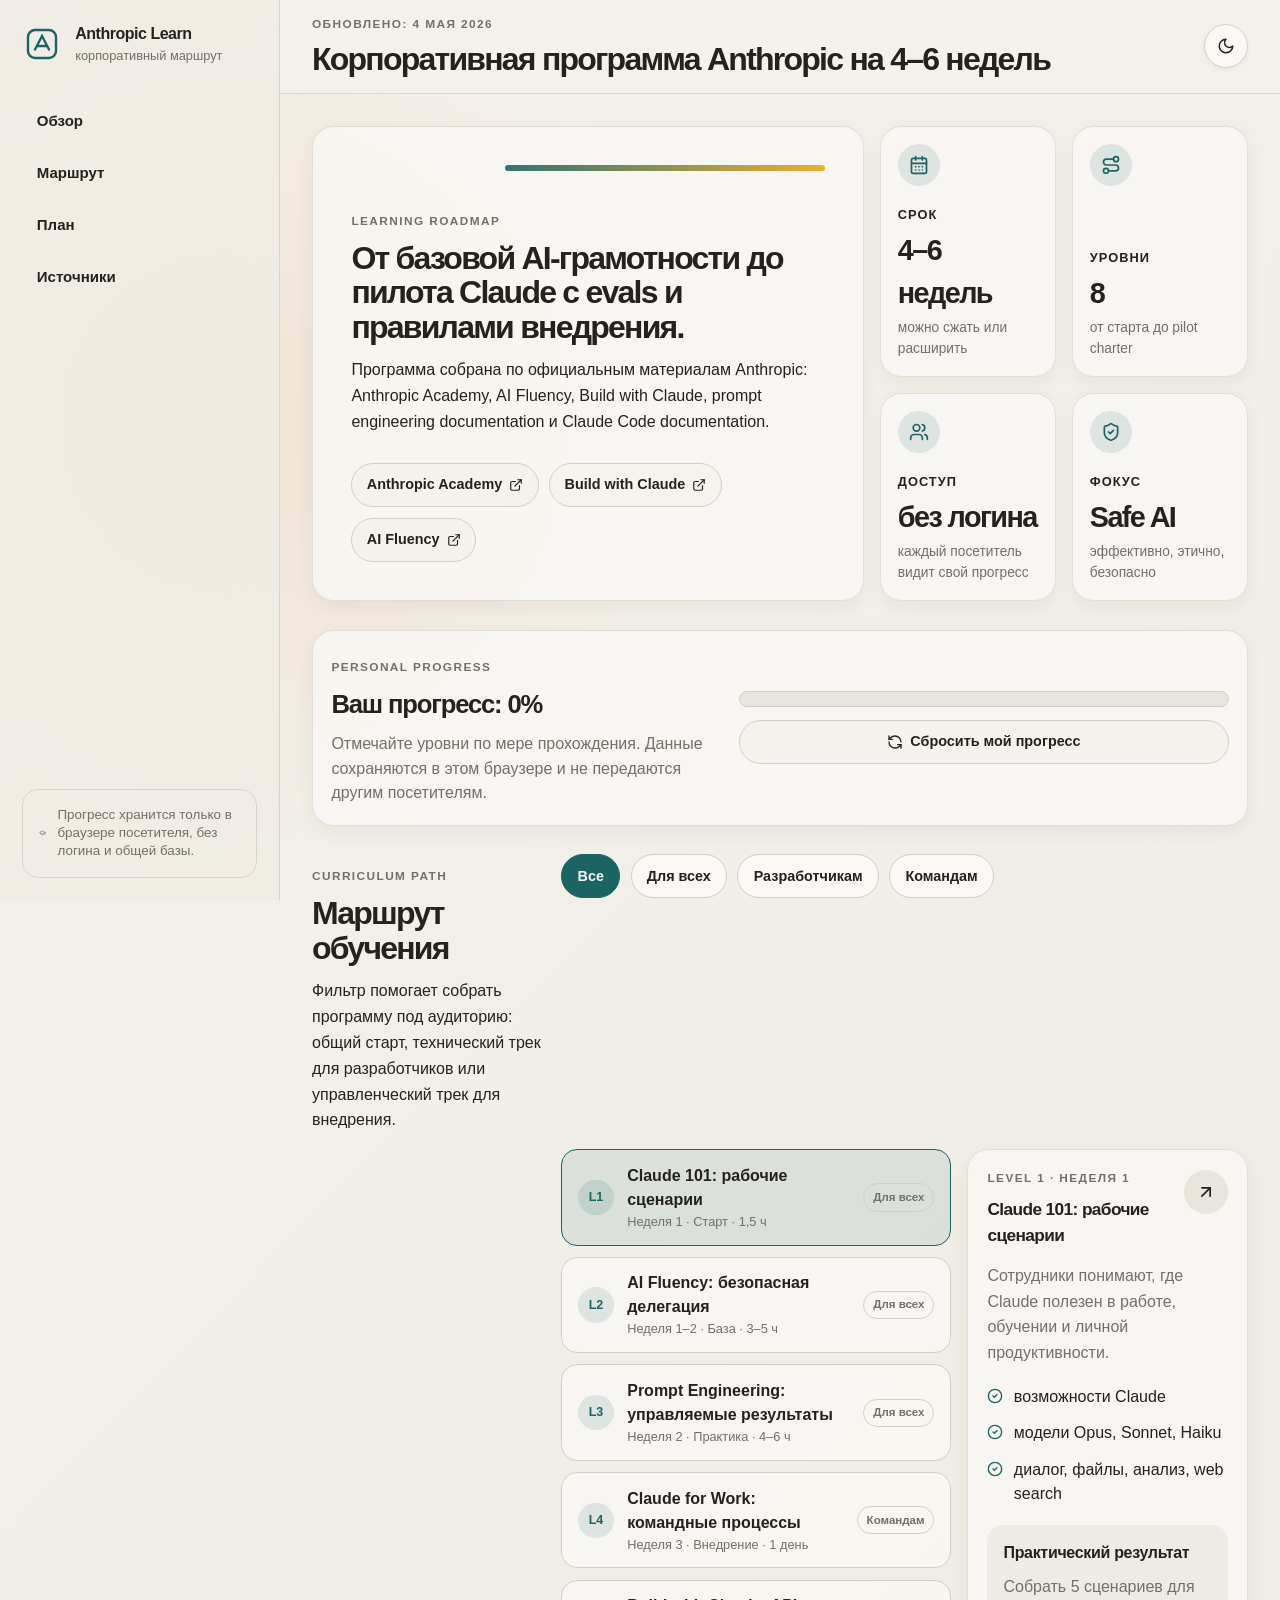
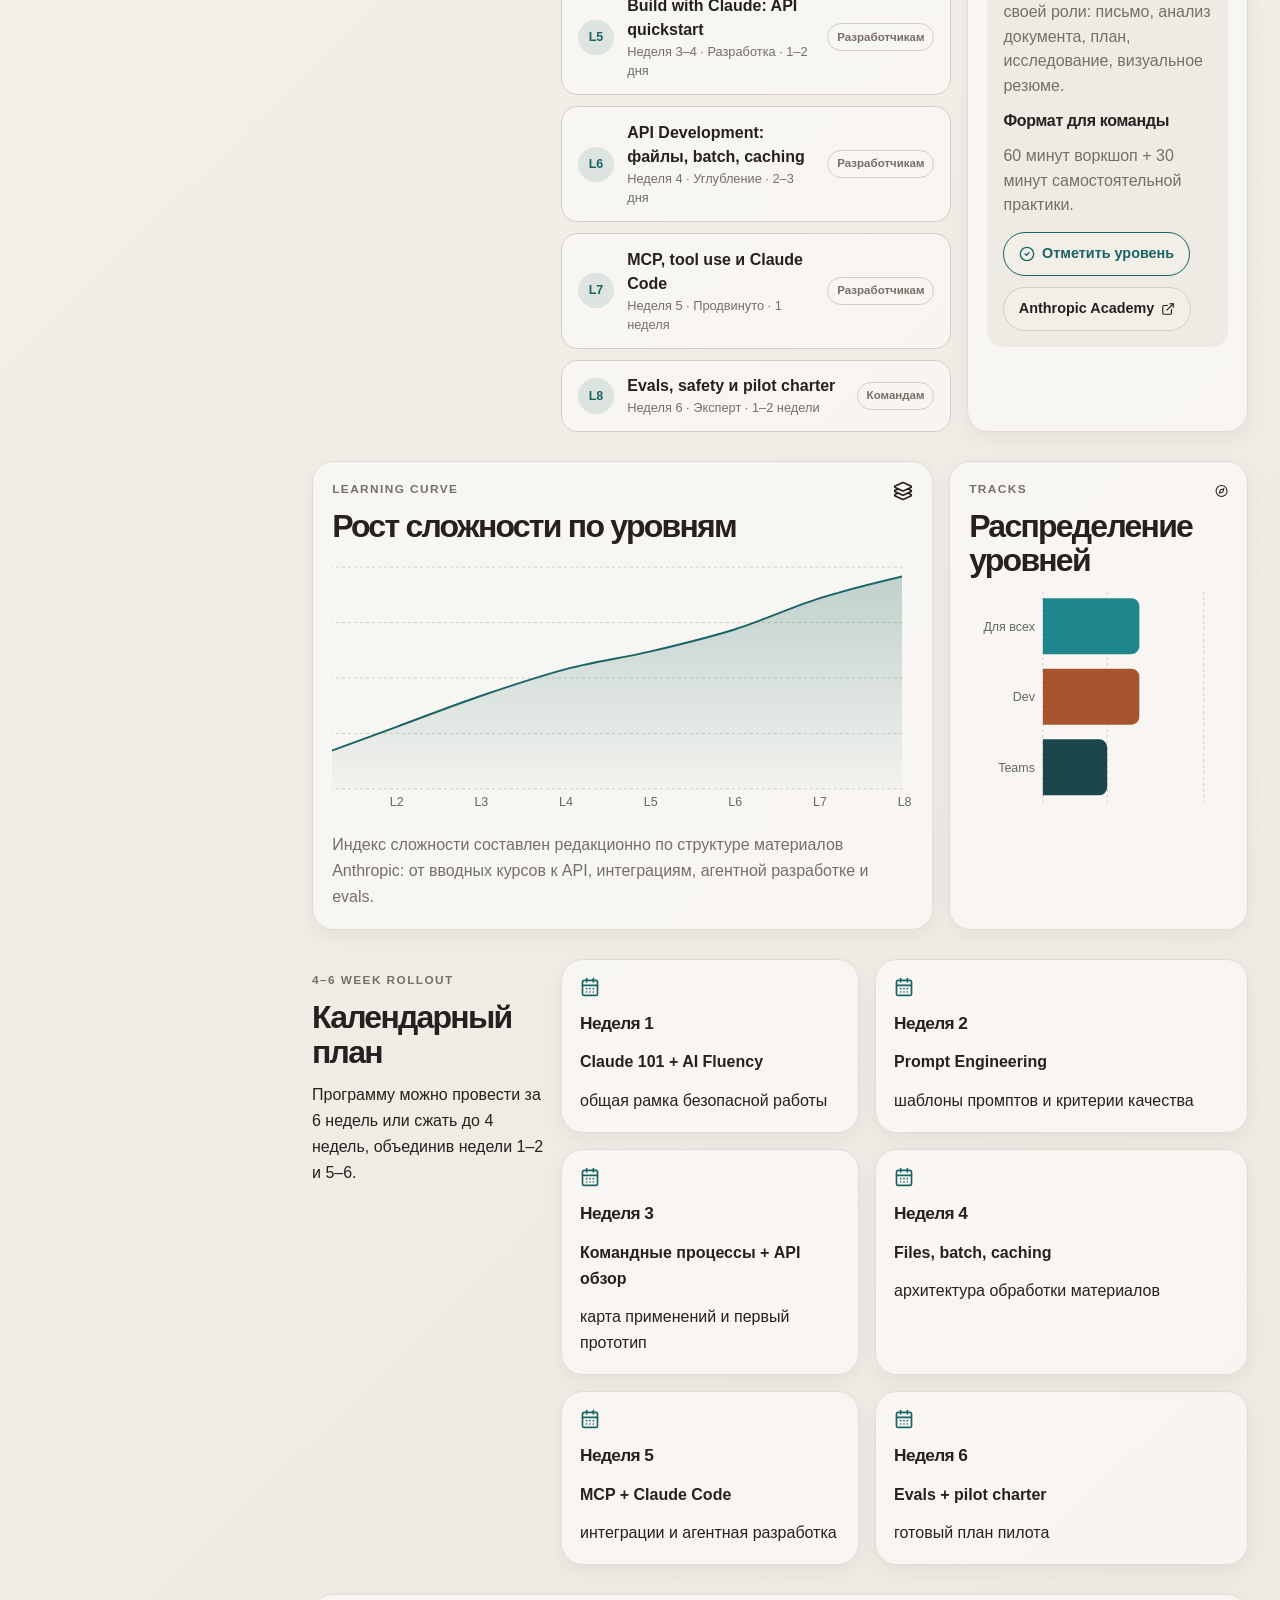
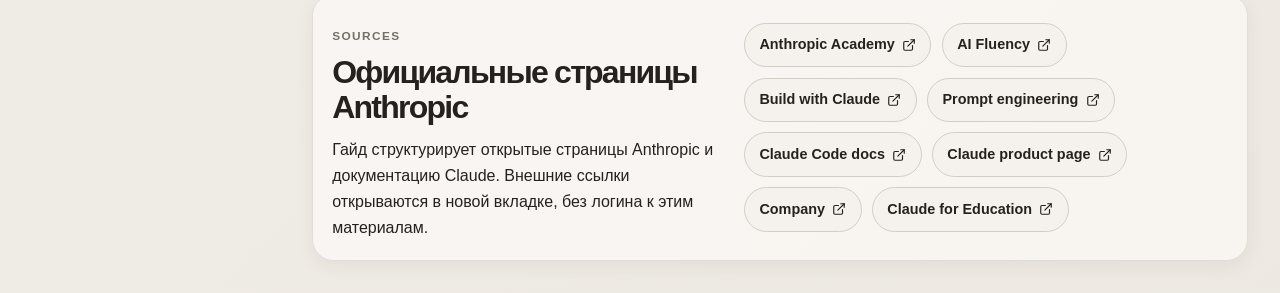
<file: index.html>
<!doctype html>
<html lang="ru">
  <head>
    <meta charset="UTF-8" />
    <meta name="viewport" content="width=device-width, initial-scale=1.0, maximum-scale=1" />
    <title>Anthropic Corporate Learning Program | Claude Academy Roadmap</title>
    <meta
      name="description"
      content="Корпоративная программа обучения Anthropic на 4–6 недель: Claude 101, AI Fluency, prompt engineering, API, MCP, Claude Code и evals."
    />
    <meta property="og:title" content="Anthropic Corporate Learning Program" />
    <meta property="og:description" content="Корпоративная дорожная карта обучения Anthropic от простого к сложному." />
    <meta property="og:type" content="website" />
    <link rel="preconnect" href="https://api.fontshare.com" />
    <link
      href="https://api.fontshare.com/v2/css?f[]=satoshi@400,500,700,900&display=swap"
      rel="stylesheet"
    />
    <script type="module" crossorigin src="./assets/index-_veUohYY.js"></script>
    <link rel="stylesheet" crossorigin href="./assets/index-COzRza5N.css">
  </head>
  <body>
    <div id="root"></div>
  </body>
</html>
</file>
<file: assets/index-COzRza5N.css>
*,:before,:after{--tw-border-spacing-x: 0;--tw-border-spacing-y: 0;--tw-translate-x: 0;--tw-translate-y: 0;--tw-rotate: 0;--tw-skew-x: 0;--tw-skew-y: 0;--tw-scale-x: 1;--tw-scale-y: 1;--tw-pan-x: ;--tw-pan-y: ;--tw-pinch-zoom: ;--tw-scroll-snap-strictness: proximity;--tw-gradient-from-position: ;--tw-gradient-via-position: ;--tw-gradient-to-position: ;--tw-ordinal: ;--tw-slashed-zero: ;--tw-numeric-figure: ;--tw-numeric-spacing: ;--tw-numeric-fraction: ;--tw-ring-inset: ;--tw-ring-offset-width: 0px;--tw-ring-offset-color: #fff;--tw-ring-color: rgb(59 130 246 / .5);--tw-ring-offset-shadow: 0 0 #0000;--tw-ring-shadow: 0 0 #0000;--tw-shadow: 0 0 #0000;--tw-shadow-colored: 0 0 #0000;--tw-blur: ;--tw-brightness: ;--tw-contrast: ;--tw-grayscale: ;--tw-hue-rotate: ;--tw-invert: ;--tw-saturate: ;--tw-sepia: ;--tw-drop-shadow: ;--tw-backdrop-blur: ;--tw-backdrop-brightness: ;--tw-backdrop-contrast: ;--tw-backdrop-grayscale: ;--tw-backdrop-hue-rotate: ;--tw-backdrop-invert: ;--tw-backdrop-opacity: ;--tw-backdrop-saturate: ;--tw-backdrop-sepia: ;--tw-contain-size: ;--tw-contain-layout: ;--tw-contain-paint: ;--tw-contain-style: }::backdrop{--tw-border-spacing-x: 0;--tw-border-spacing-y: 0;--tw-translate-x: 0;--tw-translate-y: 0;--tw-rotate: 0;--tw-skew-x: 0;--tw-skew-y: 0;--tw-scale-x: 1;--tw-scale-y: 1;--tw-pan-x: ;--tw-pan-y: ;--tw-pinch-zoom: ;--tw-scroll-snap-strictness: proximity;--tw-gradient-from-position: ;--tw-gradient-via-position: ;--tw-gradient-to-position: ;--tw-ordinal: ;--tw-slashed-zero: ;--tw-numeric-figure: ;--tw-numeric-spacing: ;--tw-numeric-fraction: ;--tw-ring-inset: ;--tw-ring-offset-width: 0px;--tw-ring-offset-color: #fff;--tw-ring-color: rgb(59 130 246 / .5);--tw-ring-offset-shadow: 0 0 #0000;--tw-ring-shadow: 0 0 #0000;--tw-shadow: 0 0 #0000;--tw-shadow-colored: 0 0 #0000;--tw-blur: ;--tw-brightness: ;--tw-contrast: ;--tw-grayscale: ;--tw-hue-rotate: ;--tw-invert: ;--tw-saturate: ;--tw-sepia: ;--tw-drop-shadow: ;--tw-backdrop-blur: ;--tw-backdrop-brightness: ;--tw-backdrop-contrast: ;--tw-backdrop-grayscale: ;--tw-backdrop-hue-rotate: ;--tw-backdrop-invert: ;--tw-backdrop-opacity: ;--tw-backdrop-saturate: ;--tw-backdrop-sepia: ;--tw-contain-size: ;--tw-contain-layout: ;--tw-contain-paint: ;--tw-contain-style: }*,:before,:after{box-sizing:border-box;border-width:0;border-style:solid;border-color:#e5e7eb}:before,:after{--tw-content: ""}html,:host{line-height:1.5;-webkit-text-size-adjust:100%;-moz-tab-size:4;-o-tab-size:4;tab-size:4;font-family:var(--font-sans);font-feature-settings:normal;font-variation-settings:normal;-webkit-tap-highlight-color:transparent}body{margin:0;line-height:inherit}hr{height:0;color:inherit;border-top-width:1px}abbr:where([title]){-webkit-text-decoration:underline dotted;text-decoration:underline dotted}h1,h2,h3,h4,h5,h6{font-size:inherit;font-weight:inherit}a{color:inherit;text-decoration:inherit}b,strong{font-weight:bolder}code,kbd,samp,pre{font-family:var(--font-mono);font-feature-settings:normal;font-variation-settings:normal;font-size:1em}small{font-size:80%}sub,sup{font-size:75%;line-height:0;position:relative;vertical-align:baseline}sub{bottom:-.25em}sup{top:-.5em}table{text-indent:0;border-color:inherit;border-collapse:collapse}button,input,optgroup,select,textarea{font-family:inherit;font-feature-settings:inherit;font-variation-settings:inherit;font-size:100%;font-weight:inherit;line-height:inherit;letter-spacing:inherit;color:inherit;margin:0;padding:0}button,select{text-transform:none}button,input:where([type=button]),input:where([type=reset]),input:where([type=submit]){-webkit-appearance:button;background-color:transparent;background-image:none}:-moz-focusring{outline:auto}:-moz-ui-invalid{box-shadow:none}progress{vertical-align:baseline}::-webkit-inner-spin-button,::-webkit-outer-spin-button{height:auto}[type=search]{-webkit-appearance:textfield;outline-offset:-2px}::-webkit-search-decoration{-webkit-appearance:none}::-webkit-file-upload-button{-webkit-appearance:button;font:inherit}summary{display:list-item}blockquote,dl,dd,h1,h2,h3,h4,h5,h6,hr,figure,p,pre{margin:0}fieldset{margin:0;padding:0}legend{padding:0}ol,ul,menu{list-style:none;margin:0;padding:0}dialog{padding:0}textarea{resize:vertical}input::-moz-placeholder,textarea::-moz-placeholder{opacity:1;color:#9ca3af}input::placeholder,textarea::placeholder{opacity:1;color:#9ca3af}button,[role=button]{cursor:pointer}:disabled{cursor:default}img,svg,video,canvas,audio,iframe,embed,object{display:block;vertical-align:middle}img,video{max-width:100%;height:auto}[hidden]:where(:not([hidden=until-found])){display:none}*{--tw-border-opacity: 1;border-color:hsl(var(--border) / var(--tw-border-opacity, 1))}html{scroll-behavior:smooth;-webkit-text-size-adjust:none;-moz-text-size-adjust:none;text-size-adjust:none}body{--tw-bg-opacity: 1;background-color:hsl(var(--background) / var(--tw-bg-opacity, 1));font-family:var(--font-sans);--tw-text-opacity: 1;color:hsl(var(--foreground) / var(--tw-text-opacity, 1));-webkit-font-smoothing:antialiased;-moz-osx-font-smoothing:grayscale;font-variant-numeric:lining-nums;min-height:100dvh}button,a{touch-action:manipulation}.sr-only{position:absolute;width:1px;height:1px;padding:0;margin:-1px;overflow:hidden;clip:rect(0,0,0,0);white-space:nowrap;border-width:0}.pointer-events-none{pointer-events:none}.pointer-events-auto{pointer-events:auto}.visible{visibility:visible}.invisible{visibility:hidden}.fixed{position:fixed}.absolute{position:absolute}.relative{position:relative}.inset-0{inset:0}.inset-x-0{left:0;right:0}.inset-y-0{top:0;bottom:0}.-bottom-12{bottom:-3rem}.-left-12{left:-3rem}.-right-12{right:-3rem}.-top-12{top:-3rem}.bottom-0{bottom:0}.left-0{left:0}.left-1{left:.25rem}.left-1\/2{left:50%}.left-2{left:.5rem}.left-\[50\%\]{left:50%}.right-0{right:0}.right-1{right:.25rem}.right-2{right:.5rem}.right-3{right:.75rem}.right-4{right:1rem}.top-0{top:0}.top-1\.5{top:.375rem}.top-1\/2{top:50%}.top-2{top:.5rem}.top-3\.5{top:.875rem}.top-4{top:1rem}.top-\[1px\]{top:1px}.top-\[50\%\]{top:50%}.top-\[60\%\]{top:60%}.top-full{top:100%}.z-10{z-index:10}.z-20{z-index:20}.z-50{z-index:50}.z-\[100\]{z-index:100}.z-\[1\]{z-index:1}.-mx-1{margin-left:-.25rem;margin-right:-.25rem}.mx-2{margin-left:.5rem;margin-right:.5rem}.mx-3\.5{margin-left:.875rem;margin-right:.875rem}.mx-4{margin-left:1rem;margin-right:1rem}.mx-auto{margin-left:auto;margin-right:auto}.my-0\.5{margin-top:.125rem;margin-bottom:.125rem}.my-1{margin-top:.25rem;margin-bottom:.25rem}.-ml-4{margin-left:-1rem}.-mt-4{margin-top:-1rem}.mb-1{margin-bottom:.25rem}.mb-4{margin-bottom:1rem}.ml-1{margin-left:.25rem}.ml-auto{margin-left:auto}.mr-2{margin-right:.5rem}.mt-1\.5{margin-top:.375rem}.mt-2{margin-top:.5rem}.mt-24{margin-top:6rem}.mt-4{margin-top:1rem}.mt-auto{margin-top:auto}.block{display:block}.flex{display:flex}.inline-flex{display:inline-flex}.table{display:table}.grid{display:grid}.hidden{display:none}.aspect-square{aspect-ratio:1 / 1}.aspect-video{aspect-ratio:16 / 9}.size-4{width:1rem;height:1rem}.h-1\.5{height:.375rem}.h-10{height:2.5rem}.h-11{height:2.75rem}.h-12{height:3rem}.h-2{height:.5rem}.h-2\.5{height:.625rem}.h-3{height:.75rem}.h-3\.5{height:.875rem}.h-4{height:1rem}.h-5{height:1.25rem}.h-6{height:1.5rem}.h-7{height:1.75rem}.h-8{height:2rem}.h-9{height:2.25rem}.h-\[1px\]{height:1px}.h-\[var\(--radix-navigation-menu-viewport-height\)\]{height:var(--radix-navigation-menu-viewport-height)}.h-\[var\(--radix-select-trigger-height\)\]{height:var(--radix-select-trigger-height)}.h-auto{height:auto}.h-full{height:100%}.h-px{height:1px}.h-svh{height:100svh}.max-h-\[--radix-context-menu-content-available-height\]{max-height:var(--radix-context-menu-content-available-height)}.max-h-\[--radix-select-content-available-height\]{max-height:var(--radix-select-content-available-height)}.max-h-\[300px\]{max-height:300px}.max-h-\[var\(--radix-dropdown-menu-content-available-height\)\]{max-height:var(--radix-dropdown-menu-content-available-height)}.max-h-screen{max-height:100vh}.min-h-0{min-height:0px}.min-h-10{min-height:2.5rem}.min-h-8{min-height:2rem}.min-h-9{min-height:2.25rem}.min-h-\[80px\]{min-height:80px}.min-h-screen{min-height:100vh}.min-h-svh{min-height:100svh}.w-0{width:0px}.w-1{width:.25rem}.w-10{width:2.5rem}.w-11{width:2.75rem}.w-2{width:.5rem}.w-2\.5{width:.625rem}.w-3{width:.75rem}.w-3\.5{width:.875rem}.w-3\/4{width:75%}.w-4{width:1rem}.w-5{width:1.25rem}.w-64{width:16rem}.w-7{width:1.75rem}.w-72{width:18rem}.w-8{width:2rem}.w-9{width:2.25rem}.w-\[100px\]{width:100px}.w-\[1px\]{width:1px}.w-\[var\(--sidebar-width\)\]{width:var(--sidebar-width)}.w-auto{width:auto}.w-full{width:100%}.w-max{width:-moz-max-content;width:max-content}.w-px{width:1px}.min-w-0{min-width:0px}.min-w-10{min-width:2.5rem}.min-w-11{min-width:2.75rem}.min-w-5{min-width:1.25rem}.min-w-9{min-width:2.25rem}.min-w-\[12rem\]{min-width:12rem}.min-w-\[8rem\]{min-width:8rem}.min-w-\[var\(--radix-select-trigger-width\)\]{min-width:var(--radix-select-trigger-width)}.max-w-\[var\(--skeleton-width\)\]{max-width:var(--skeleton-width)}.max-w-lg{max-width:32rem}.max-w-max{max-width:-moz-max-content;max-width:max-content}.max-w-md{max-width:28rem}.flex-1{flex:1 1 0%}.shrink-0{flex-shrink:0}.grow{flex-grow:1}.grow-0{flex-grow:0}.basis-full{flex-basis:100%}.caption-bottom{caption-side:bottom}.border-collapse{border-collapse:collapse}.origin-\[--radix-context-menu-content-transform-origin\]{transform-origin:var(--radix-context-menu-content-transform-origin)}.origin-\[--radix-dropdown-menu-content-transform-origin\]{transform-origin:var(--radix-dropdown-menu-content-transform-origin)}.origin-\[--radix-hover-card-content-transform-origin\]{transform-origin:var(--radix-hover-card-content-transform-origin)}.origin-\[--radix-menubar-content-transform-origin\]{transform-origin:var(--radix-menubar-content-transform-origin)}.origin-\[--radix-popover-content-transform-origin\]{transform-origin:var(--radix-popover-content-transform-origin)}.origin-\[--radix-select-content-transform-origin\]{transform-origin:var(--radix-select-content-transform-origin)}.origin-\[--radix-tooltip-content-transform-origin\]{transform-origin:var(--radix-tooltip-content-transform-origin)}.-translate-x-1\/2{--tw-translate-x: -50%;transform:translate(var(--tw-translate-x),var(--tw-translate-y)) rotate(var(--tw-rotate)) skew(var(--tw-skew-x)) skewY(var(--tw-skew-y)) scaleX(var(--tw-scale-x)) scaleY(var(--tw-scale-y))}.-translate-x-px{--tw-translate-x: -1px;transform:translate(var(--tw-translate-x),var(--tw-translate-y)) rotate(var(--tw-rotate)) skew(var(--tw-skew-x)) skewY(var(--tw-skew-y)) scaleX(var(--tw-scale-x)) scaleY(var(--tw-scale-y))}.-translate-y-1\/2{--tw-translate-y: -50%;transform:translate(var(--tw-translate-x),var(--tw-translate-y)) rotate(var(--tw-rotate)) skew(var(--tw-skew-x)) skewY(var(--tw-skew-y)) scaleX(var(--tw-scale-x)) scaleY(var(--tw-scale-y))}.translate-x-\[-50\%\]{--tw-translate-x: -50%;transform:translate(var(--tw-translate-x),var(--tw-translate-y)) rotate(var(--tw-rotate)) skew(var(--tw-skew-x)) skewY(var(--tw-skew-y)) scaleX(var(--tw-scale-x)) scaleY(var(--tw-scale-y))}.translate-x-px{--tw-translate-x: 1px;transform:translate(var(--tw-translate-x),var(--tw-translate-y)) rotate(var(--tw-rotate)) skew(var(--tw-skew-x)) skewY(var(--tw-skew-y)) scaleX(var(--tw-scale-x)) scaleY(var(--tw-scale-y))}.translate-y-\[-50\%\]{--tw-translate-y: -50%;transform:translate(var(--tw-translate-x),var(--tw-translate-y)) rotate(var(--tw-rotate)) skew(var(--tw-skew-x)) skewY(var(--tw-skew-y)) scaleX(var(--tw-scale-x)) scaleY(var(--tw-scale-y))}.rotate-45{--tw-rotate: 45deg;transform:translate(var(--tw-translate-x),var(--tw-translate-y)) rotate(var(--tw-rotate)) skew(var(--tw-skew-x)) skewY(var(--tw-skew-y)) scaleX(var(--tw-scale-x)) scaleY(var(--tw-scale-y))}.rotate-90{--tw-rotate: 90deg;transform:translate(var(--tw-translate-x),var(--tw-translate-y)) rotate(var(--tw-rotate)) skew(var(--tw-skew-x)) skewY(var(--tw-skew-y)) scaleX(var(--tw-scale-x)) scaleY(var(--tw-scale-y))}.transform{transform:translate(var(--tw-translate-x),var(--tw-translate-y)) rotate(var(--tw-rotate)) skew(var(--tw-skew-x)) skewY(var(--tw-skew-y)) scaleX(var(--tw-scale-x)) scaleY(var(--tw-scale-y))}@keyframes pulse{50%{opacity:.5}}.animate-pulse{animation:pulse 2s cubic-bezier(.4,0,.6,1) infinite}.cursor-default{cursor:default}.cursor-pointer{cursor:pointer}.touch-none{touch-action:none}.select-none{-webkit-user-select:none;-moz-user-select:none;user-select:none}.list-none{list-style-type:none}.flex-row{flex-direction:row}.flex-col{flex-direction:column}.flex-col-reverse{flex-direction:column-reverse}.flex-wrap{flex-wrap:wrap}.items-start{align-items:flex-start}.items-end{align-items:flex-end}.items-center{align-items:center}.items-stretch{align-items:stretch}.justify-center{justify-content:center}.justify-between{justify-content:space-between}.gap-1{gap:.25rem}.gap-1\.5{gap:.375rem}.gap-2{gap:.5rem}.gap-4{gap:1rem}.space-x-1>:not([hidden])~:not([hidden]){--tw-space-x-reverse: 0;margin-right:calc(.25rem * var(--tw-space-x-reverse));margin-left:calc(.25rem * calc(1 - var(--tw-space-x-reverse)))}.space-x-4>:not([hidden])~:not([hidden]){--tw-space-x-reverse: 0;margin-right:calc(1rem * var(--tw-space-x-reverse));margin-left:calc(1rem * calc(1 - var(--tw-space-x-reverse)))}.space-y-1>:not([hidden])~:not([hidden]){--tw-space-y-reverse: 0;margin-top:calc(.25rem * calc(1 - var(--tw-space-y-reverse)));margin-bottom:calc(.25rem * var(--tw-space-y-reverse))}.space-y-1\.5>:not([hidden])~:not([hidden]){--tw-space-y-reverse: 0;margin-top:calc(.375rem * calc(1 - var(--tw-space-y-reverse)));margin-bottom:calc(.375rem * var(--tw-space-y-reverse))}.space-y-2>:not([hidden])~:not([hidden]){--tw-space-y-reverse: 0;margin-top:calc(.5rem * calc(1 - var(--tw-space-y-reverse)));margin-bottom:calc(.5rem * var(--tw-space-y-reverse))}.space-y-4>:not([hidden])~:not([hidden]){--tw-space-y-reverse: 0;margin-top:calc(1rem * calc(1 - var(--tw-space-y-reverse)));margin-bottom:calc(1rem * var(--tw-space-y-reverse))}.overflow-auto{overflow:auto}.overflow-hidden{overflow:hidden}.overflow-y-auto{overflow-y:auto}.overflow-x-hidden{overflow-x:hidden}.whitespace-nowrap{white-space:nowrap}.break-words{overflow-wrap:break-word}.rounded-\[2px\]{border-radius:2px}.rounded-\[inherit\]{border-radius:inherit}.rounded-full{border-radius:9999px}.rounded-lg{border-radius:.5625rem}.rounded-md{border-radius:.375rem}.rounded-sm{border-radius:.1875rem}.rounded-xl{border-radius:.75rem}.rounded-t-\[10px\]{border-top-left-radius:10px;border-top-right-radius:10px}.rounded-tl-sm{border-top-left-radius:.1875rem}.border{border-width:1px}.border-2{border-width:2px}.border-\[1\.5px\]{border-width:1.5px}.border-y{border-top-width:1px;border-bottom-width:1px}.border-b{border-bottom-width:1px}.border-l{border-left-width:1px}.border-r{border-right-width:1px}.border-t{border-top-width:1px}.border-dashed{border-style:dashed}.border-\[--color-border\]{border-color:var(--color-border)}.border-border\/50{border-color:hsl(var(--border) / .5)}.border-card-border{--tw-border-opacity: 1;border-color:hsl(var(--card-border) / var(--tw-border-opacity, 1))}.border-destructive{--tw-border-opacity: 1;border-color:hsl(var(--destructive) / var(--tw-border-opacity, 1))}.border-destructive-border{border-color:var(--destructive-border)}.border-destructive\/50{border-color:hsl(var(--destructive) / .5)}.border-input{--tw-border-opacity: 1;border-color:hsl(var(--input) / var(--tw-border-opacity, 1))}.border-primary{--tw-border-opacity: 1;border-color:hsl(var(--primary) / var(--tw-border-opacity, 1))}.border-primary-border{border-color:var(--primary-border)}.border-secondary-border{border-color:var(--secondary-border)}.border-sidebar-border{--tw-border-opacity: 1;border-color:hsl(var(--sidebar-border) / var(--tw-border-opacity, 1))}.border-transparent{border-color:transparent}.border-l-transparent{border-left-color:transparent}.border-t-transparent{border-top-color:transparent}.bg-\[--color-bg\]{background-color:var(--color-bg)}.bg-accent{--tw-bg-opacity: 1;background-color:hsl(var(--accent) / var(--tw-bg-opacity, 1))}.bg-background{--tw-bg-opacity: 1;background-color:hsl(var(--background) / var(--tw-bg-opacity, 1))}.bg-black\/80{background-color:#000c}.bg-border{--tw-bg-opacity: 1;background-color:hsl(var(--border) / var(--tw-bg-opacity, 1))}.bg-card{--tw-bg-opacity: 1;background-color:hsl(var(--card) / var(--tw-bg-opacity, 1))}.bg-destructive{--tw-bg-opacity: 1;background-color:hsl(var(--destructive) / var(--tw-bg-opacity, 1))}.bg-foreground{--tw-bg-opacity: 1;background-color:hsl(var(--foreground) / var(--tw-bg-opacity, 1))}.bg-gray-50{--tw-bg-opacity: 1;background-color:rgb(249 250 251 / var(--tw-bg-opacity, 1))}.bg-muted{--tw-bg-opacity: 1;background-color:hsl(var(--muted) / var(--tw-bg-opacity, 1))}.bg-muted\/50{background-color:hsl(var(--muted) / .5)}.bg-popover{--tw-bg-opacity: 1;background-color:hsl(var(--popover) / var(--tw-bg-opacity, 1))}.bg-primary{--tw-bg-opacity: 1;background-color:hsl(var(--primary) / var(--tw-bg-opacity, 1))}.bg-secondary{--tw-bg-opacity: 1;background-color:hsl(var(--secondary) / var(--tw-bg-opacity, 1))}.bg-sidebar{--tw-bg-opacity: 1;background-color:hsl(var(--sidebar) / var(--tw-bg-opacity, 1))}.bg-sidebar-border{--tw-bg-opacity: 1;background-color:hsl(var(--sidebar-border) / var(--tw-bg-opacity, 1))}.bg-transparent{background-color:transparent}.fill-current{fill:currentColor}.p-0{padding:0}.p-1{padding:.25rem}.p-2{padding:.5rem}.p-3{padding:.75rem}.p-4{padding:1rem}.p-6{padding:1.5rem}.p-\[1px\]{padding:1px}.px-1{padding-left:.25rem;padding-right:.25rem}.px-2{padding-left:.5rem;padding-right:.5rem}.px-2\.5{padding-left:.625rem;padding-right:.625rem}.px-3{padding-left:.75rem;padding-right:.75rem}.px-4{padding-left:1rem;padding-right:1rem}.px-5{padding-left:1.25rem;padding-right:1.25rem}.px-8{padding-left:2rem;padding-right:2rem}.py-0\.5{padding-top:.125rem;padding-bottom:.125rem}.py-1{padding-top:.25rem;padding-bottom:.25rem}.py-1\.5{padding-top:.375rem;padding-bottom:.375rem}.py-2{padding-top:.5rem;padding-bottom:.5rem}.py-3{padding-top:.75rem;padding-bottom:.75rem}.py-4{padding-top:1rem;padding-bottom:1rem}.py-6{padding-top:1.5rem;padding-bottom:1.5rem}.pb-3{padding-bottom:.75rem}.pb-4{padding-bottom:1rem}.pl-2\.5{padding-left:.625rem}.pl-4{padding-left:1rem}.pl-8{padding-left:2rem}.pr-2{padding-right:.5rem}.pr-2\.5{padding-right:.625rem}.pr-8{padding-right:2rem}.pt-0{padding-top:0}.pt-1{padding-top:.25rem}.pt-3{padding-top:.75rem}.pt-4{padding-top:1rem}.pt-6{padding-top:1.5rem}.text-left{text-align:left}.text-center{text-align:center}.align-middle{vertical-align:middle}.font-mono{font-family:var(--font-mono)}.text-2xl{font-size:1.5rem;line-height:2rem}.text-\[0\.8rem\]{font-size:.8rem}.text-base{font-size:1rem;line-height:1.5rem}.text-lg{font-size:1.125rem;line-height:1.75rem}.text-sm{font-size:.875rem;line-height:1.25rem}.text-xs{font-size:.75rem;line-height:1rem}.font-bold{font-weight:700}.font-medium{font-weight:500}.font-normal{font-weight:400}.font-semibold{font-weight:600}.tabular-nums{--tw-numeric-spacing: tabular-nums;font-variant-numeric:var(--tw-ordinal) var(--tw-slashed-zero) var(--tw-numeric-figure) var(--tw-numeric-spacing) var(--tw-numeric-fraction)}.leading-none{line-height:1}.tracking-tight{letter-spacing:-.025em}.tracking-widest{letter-spacing:.1em}.text-accent-foreground{--tw-text-opacity: 1;color:hsl(var(--accent-foreground) / var(--tw-text-opacity, 1))}.text-card-foreground{--tw-text-opacity: 1;color:hsl(var(--card-foreground) / var(--tw-text-opacity, 1))}.text-current{color:currentColor}.text-destructive{--tw-text-opacity: 1;color:hsl(var(--destructive) / var(--tw-text-opacity, 1))}.text-destructive-foreground{--tw-text-opacity: 1;color:hsl(var(--destructive-foreground) / var(--tw-text-opacity, 1))}.text-foreground{--tw-text-opacity: 1;color:hsl(var(--foreground) / var(--tw-text-opacity, 1))}.text-foreground\/50{color:hsl(var(--foreground) / .5)}.text-gray-600{--tw-text-opacity: 1;color:rgb(75 85 99 / var(--tw-text-opacity, 1))}.text-gray-900{--tw-text-opacity: 1;color:rgb(17 24 39 / var(--tw-text-opacity, 1))}.text-muted-foreground{--tw-text-opacity: 1;color:hsl(var(--muted-foreground) / var(--tw-text-opacity, 1))}.text-popover-foreground{--tw-text-opacity: 1;color:hsl(var(--popover-foreground) / var(--tw-text-opacity, 1))}.text-primary{--tw-text-opacity: 1;color:hsl(var(--primary) / var(--tw-text-opacity, 1))}.text-primary-foreground{--tw-text-opacity: 1;color:hsl(var(--primary-foreground) / var(--tw-text-opacity, 1))}.text-red-500{--tw-text-opacity: 1;color:rgb(239 68 68 / var(--tw-text-opacity, 1))}.text-secondary-foreground{--tw-text-opacity: 1;color:hsl(var(--secondary-foreground) / var(--tw-text-opacity, 1))}.text-sidebar-foreground{--tw-text-opacity: 1;color:hsl(var(--sidebar-foreground) / var(--tw-text-opacity, 1))}.text-sidebar-foreground\/70{color:hsl(var(--sidebar-foreground) / .7)}.opacity-0{opacity:0}.opacity-50{opacity:.5}.opacity-60{opacity:.6}.opacity-70{opacity:.7}.opacity-90{opacity:.9}.shadow-\[0_0_0_1px_hsl\(var\(--sidebar-border\)\)\]{--tw-shadow: 0 0 0 1px hsl(var(--sidebar-border));--tw-shadow-colored: 0 0 0 1px var(--tw-shadow-color);box-shadow:var(--tw-ring-offset-shadow, 0 0 #0000),var(--tw-ring-shadow, 0 0 #0000),var(--tw-shadow)}.shadow-lg{--tw-shadow: 0 10px 15px -3px rgb(0 0 0 / .1), 0 4px 6px -4px rgb(0 0 0 / .1);--tw-shadow-colored: 0 10px 15px -3px var(--tw-shadow-color), 0 4px 6px -4px var(--tw-shadow-color);box-shadow:var(--tw-ring-offset-shadow, 0 0 #0000),var(--tw-ring-shadow, 0 0 #0000),var(--tw-shadow)}.shadow-md{--tw-shadow: 0 4px 6px -1px rgb(0 0 0 / .1), 0 2px 4px -2px rgb(0 0 0 / .1);--tw-shadow-colored: 0 4px 6px -1px var(--tw-shadow-color), 0 2px 4px -2px var(--tw-shadow-color);box-shadow:var(--tw-ring-offset-shadow, 0 0 #0000),var(--tw-ring-shadow, 0 0 #0000),var(--tw-shadow)}.shadow-none{--tw-shadow: 0 0 #0000;--tw-shadow-colored: 0 0 #0000;box-shadow:var(--tw-ring-offset-shadow, 0 0 #0000),var(--tw-ring-shadow, 0 0 #0000),var(--tw-shadow)}.shadow-sm{--tw-shadow: 0 1px 2px 0 rgb(0 0 0 / .05);--tw-shadow-colored: 0 1px 2px 0 var(--tw-shadow-color);box-shadow:var(--tw-ring-offset-shadow, 0 0 #0000),var(--tw-ring-shadow, 0 0 #0000),var(--tw-shadow)}.shadow-xl{--tw-shadow: 0 20px 25px -5px rgb(0 0 0 / .1), 0 8px 10px -6px rgb(0 0 0 / .1);--tw-shadow-colored: 0 20px 25px -5px var(--tw-shadow-color), 0 8px 10px -6px var(--tw-shadow-color);box-shadow:var(--tw-ring-offset-shadow, 0 0 #0000),var(--tw-ring-shadow, 0 0 #0000),var(--tw-shadow)}.outline-none{outline:2px solid transparent;outline-offset:2px}.outline{outline-style:solid}.outline-2{outline-width:2px}.outline-offset-2{outline-offset:2px}.outline-transparent{outline-color:transparent}.ring-0{--tw-ring-offset-shadow: var(--tw-ring-inset) 0 0 0 var(--tw-ring-offset-width) var(--tw-ring-offset-color);--tw-ring-shadow: var(--tw-ring-inset) 0 0 0 calc(0px + var(--tw-ring-offset-width)) var(--tw-ring-color);box-shadow:var(--tw-ring-offset-shadow),var(--tw-ring-shadow),var(--tw-shadow, 0 0 #0000)}.ring-2{--tw-ring-offset-shadow: var(--tw-ring-inset) 0 0 0 var(--tw-ring-offset-width) var(--tw-ring-offset-color);--tw-ring-shadow: var(--tw-ring-inset) 0 0 0 calc(2px + var(--tw-ring-offset-width)) var(--tw-ring-color);box-shadow:var(--tw-ring-offset-shadow),var(--tw-ring-shadow),var(--tw-shadow, 0 0 #0000)}.ring-ring{--tw-ring-opacity: 1;--tw-ring-color: hsl(var(--ring) / var(--tw-ring-opacity, 1))}.ring-sidebar-ring{--tw-ring-opacity: 1;--tw-ring-color: hsl(var(--sidebar-ring) / var(--tw-ring-opacity, 1))}.ring-offset-background{--tw-ring-offset-color: hsl(var(--background) / 1)}.filter{filter:var(--tw-blur) var(--tw-brightness) var(--tw-contrast) var(--tw-grayscale) var(--tw-hue-rotate) var(--tw-invert) var(--tw-saturate) var(--tw-sepia) var(--tw-drop-shadow)}.transition{transition-property:color,background-color,border-color,text-decoration-color,fill,stroke,opacity,box-shadow,transform,filter,backdrop-filter;transition-timing-function:cubic-bezier(.4,0,.2,1);transition-duration:.15s}.transition-\[left\,right\,width\]{transition-property:left,right,width;transition-timing-function:cubic-bezier(.4,0,.2,1);transition-duration:.15s}.transition-\[margin\,opacity\]{transition-property:margin,opacity;transition-timing-function:cubic-bezier(.4,0,.2,1);transition-duration:.15s}.transition-\[width\,height\,padding\]{transition-property:width,height,padding;transition-timing-function:cubic-bezier(.4,0,.2,1);transition-duration:.15s}.transition-\[width\]{transition-property:width;transition-timing-function:cubic-bezier(.4,0,.2,1);transition-duration:.15s}.transition-all{transition-property:all;transition-timing-function:cubic-bezier(.4,0,.2,1);transition-duration:.15s}.transition-colors{transition-property:color,background-color,border-color,text-decoration-color,fill,stroke;transition-timing-function:cubic-bezier(.4,0,.2,1);transition-duration:.15s}.transition-opacity{transition-property:opacity;transition-timing-function:cubic-bezier(.4,0,.2,1);transition-duration:.15s}.transition-transform{transition-property:transform;transition-timing-function:cubic-bezier(.4,0,.2,1);transition-duration:.15s}.duration-1000{transition-duration:1s}.duration-200{transition-duration:.2s}.ease-in-out{transition-timing-function:cubic-bezier(.4,0,.2,1)}.ease-linear{transition-timing-function:linear}@keyframes enter{0%{opacity:var(--tw-enter-opacity, 1);transform:translate3d(var(--tw-enter-translate-x, 0),var(--tw-enter-translate-y, 0),0) scale3d(var(--tw-enter-scale, 1),var(--tw-enter-scale, 1),var(--tw-enter-scale, 1)) rotate(var(--tw-enter-rotate, 0))}}@keyframes exit{to{opacity:var(--tw-exit-opacity, 1);transform:translate3d(var(--tw-exit-translate-x, 0),var(--tw-exit-translate-y, 0),0) scale3d(var(--tw-exit-scale, 1),var(--tw-exit-scale, 1),var(--tw-exit-scale, 1)) rotate(var(--tw-exit-rotate, 0))}}.animate-in{animation-name:enter;animation-duration:.15s;--tw-enter-opacity: initial;--tw-enter-scale: initial;--tw-enter-rotate: initial;--tw-enter-translate-x: initial;--tw-enter-translate-y: initial}.fade-in-0{--tw-enter-opacity: 0}.fade-in-80{--tw-enter-opacity: .8}.zoom-in-95{--tw-enter-scale: .95}.duration-1000{animation-duration:1s}.duration-200{animation-duration:.2s}.ease-in-out{animation-timing-function:cubic-bezier(.4,0,.2,1)}.ease-linear{animation-timing-function:linear}.\[border-color\:var\(--badge-outline\)\]{border-color:var(--badge-outline)}.\[border-color\:var\(--button-outline\)\]{border-color:var(--button-outline)}:root{--button-outline: rgba(0, 0, 0, .1);--badge-outline: rgba(0, 0, 0, .05);--opaque-button-border-intensity: -8;--elevate-1: rgba(0, 0, 0, .03);--elevate-2: rgba(0, 0, 0, .08);--background: 39 31% 94%;--foreground: 40 12% 13%;--border: 38 13% 80%;--card: 40 38% 97%;--card-foreground: 40 12% 13%;--card-border: 39 16% 86%;--sidebar: 39 27% 92%;--sidebar-foreground: 40 12% 13%;--sidebar-border: 39 15% 82%;--sidebar-primary: 180 57% 25%;--sidebar-primary-foreground: 42 37% 96%;--sidebar-accent: 39 20% 88%;--sidebar-accent-foreground: 40 12% 13%;--sidebar-ring: 180 57% 25%;--popover: 40 38% 97%;--popover-foreground: 40 12% 13%;--popover-border: 39 16% 86%;--primary: 180 57% 25%;--primary-foreground: 42 37% 96%;--secondary: 38 24% 88%;--secondary-foreground: 40 12% 13%;--muted: 39 20% 89%;--muted-foreground: 42 5% 43%;--accent: 30 55% 87%;--accent-foreground: 28 44% 23%;--destructive: 350 52% 42%;--destructive-foreground: 42 37% 96%;--input: 39 15% 72%;--ring: 180 57% 25%;--chart-1: 184 63% 34%;--chart-2: 19 56% 42%;--chart-3: 187 48% 20%;--chart-4: 41 84% 51%;--chart-5: 336 37% 42%;--font-sans: "Satoshi", "Inter", sans-serif;--font-serif: "Zodiak", Georgia, serif;--font-mono: "JetBrains Mono", monospace;--radius: .85rem;--shadow-2xs: 0 1px 2px hsl(40 20% 20% / .04);--shadow-xs: 0 2px 4px hsl(40 20% 20% / .05);--shadow-sm: 0 6px 18px hsl(40 20% 20% / .06);--shadow: 0 10px 26px hsl(40 20% 20% / .08);--shadow-md: 0 16px 40px hsl(40 20% 20% / .1);--shadow-lg: 0 26px 70px hsl(40 20% 20% / .12);--shadow-xl: 0 32px 90px hsl(40 20% 20% / .14);--shadow-2xl: 0 44px 120px hsl(40 20% 20% / .16);--tracking-normal: -.01em;--spacing: .25rem;--sidebar-primary-border: hsl(var(--sidebar-primary));--sidebar-accent-border: hsl(var(--sidebar-accent));--primary-border: hsl(var(--primary));--secondary-border: hsl(var(--secondary));--muted-border: hsl(var(--muted));--accent-border: hsl(var(--accent));--destructive-border: hsl(var(--destructive))}.dark{--button-outline: rgba(255, 255, 255, .1);--badge-outline: rgba(255, 255, 255, .05);--opaque-button-border-intensity: 9;--elevate-1: rgba(255, 255, 255, .04);--elevate-2: rgba(255, 255, 255, .09);--background: 42 13% 8%;--foreground: 42 15% 85%;--border: 40 6% 23%;--card: 42 12% 11%;--card-foreground: 42 15% 85%;--card-border: 40 7% 19%;--sidebar: 42 12% 10%;--sidebar-foreground: 42 15% 85%;--sidebar-border: 40 7% 18%;--sidebar-primary: 185 34% 52%;--sidebar-primary-foreground: 42 12% 9%;--sidebar-accent: 40 7% 16%;--sidebar-accent-foreground: 42 15% 85%;--sidebar-ring: 185 34% 52%;--popover: 42 12% 12%;--popover-foreground: 42 15% 85%;--popover-border: 40 7% 20%;--primary: 185 34% 52%;--primary-foreground: 42 12% 9%;--secondary: 40 7% 16%;--secondary-foreground: 42 15% 85%;--muted: 40 7% 17%;--muted-foreground: 42 4% 61%;--accent: 27 28% 22%;--accent-foreground: 32 64% 78%;--destructive: 350 62% 62%;--destructive-foreground: 42 12% 9%;--input: 40 6% 30%;--ring: 185 34% 52%;--chart-1: 186 47% 55%;--chart-2: 22 75% 63%;--chart-3: 184 38% 38%;--chart-4: 41 90% 64%;--chart-5: 340 55% 65%;--shadow-2xs: 0 1px 2px hsl(0 0% 0% / .18);--shadow-xs: 0 2px 6px hsl(0 0% 0% / .22);--shadow-sm: 0 8px 20px hsl(0 0% 0% / .24);--shadow: 0 12px 30px hsl(0 0% 0% / .28);--shadow-md: 0 20px 48px hsl(0 0% 0% / .32);--shadow-lg: 0 28px 76px hsl(0 0% 0% / .38);--shadow-xl: 0 36px 96px hsl(0 0% 0% / .42);--shadow-2xl: 0 48px 130px hsl(0 0% 0% / .46)}.skip-link{position:fixed;left:1rem;top:1rem;z-index:50;transform:translateY(-140%);border:0;border-radius:999px;background:hsl(var(--primary));color:hsl(var(--primary-foreground));padding:.75rem 1rem;transition:transform .16s ease}.skip-link:focus{transform:translateY(0)}.app-shell{min-height:100dvh;display:grid;grid-template-columns:280px minmax(0,1fr);background:radial-gradient(circle at 18% 12%,hsl(var(--accent) / .72),transparent 28rem),linear-gradient(135deg,hsl(var(--background)),hsl(var(--muted) / .64))}.rail{position:sticky;top:0;height:100dvh;display:flex;flex-direction:column;gap:2rem;border-right:1px solid hsl(var(--sidebar-border));background:hsl(var(--sidebar) / .78);-webkit-backdrop-filter:blur(20px);backdrop-filter:blur(20px);padding:1.4rem}.brand{display:flex;align-items:center;gap:.8rem}.brand span,.brand small{display:block}.brand span{font-weight:750;letter-spacing:-.03em}.brand small,.eyebrow,.chart-note,.kpi-card span,.model-row small,.model-row em,.rail-note{color:hsl(var(--muted-foreground))}.logo-mark{width:2.5rem;height:2.5rem;color:hsl(var(--primary));flex:0 0 auto}.rail-nav{display:grid;gap:.35rem}.rail-nav button,.source-link,.theme-toggle,.chip,.model-row,.program-card,.complete-button,.reset-button{min-height:44px}.rail-nav button{border-radius:.8rem;border:0;color:hsl(var(--foreground));background:transparent;font-size:.94rem;font-weight:650;padding:.75rem .9rem;text-align:left;text-decoration:none}.rail-nav button:hover{background:hsl(var(--sidebar-accent))}.rail-note{margin-top:auto;display:flex;gap:.7rem;align-items:center;border:1px solid hsl(var(--sidebar-border));border-radius:1rem;padding:1rem;font-size:.84rem;line-height:1.35}.content-panel{min-width:0}.topbar{position:sticky;top:0;z-index:20;display:flex;align-items:center;justify-content:space-between;gap:1rem;border-bottom:1px solid hsl(var(--border) / .72);background:hsl(var(--background) / .82);-webkit-backdrop-filter:blur(18px);backdrop-filter:blur(18px);padding:1rem clamp(1rem,3vw,2rem)}.topbar h1{max-width:58rem;font-size:clamp(1.35rem,1.05rem + 1.3vw,2rem);font-weight:800;letter-spacing:-.055em;line-height:1.05}.theme-toggle{display:grid;place-items:center;width:44px;border:1px solid hsl(var(--border));border-radius:999px;background:hsl(var(--card));color:hsl(var(--foreground));box-shadow:var(--shadow-xs)}.dashboard-main{display:grid;gap:clamp(1rem,3vw,1.8rem);padding:clamp(1rem,3vw,2rem)}.hero-grid,.section-grid,.chart-grid,.safety-layout{display:grid;gap:1rem}.hero-grid{grid-template-columns:minmax(0,1.2fr) minmax(280px,.8fr)}.hero-card,.kpi-card,.model-detail,.chart-card,.mini-card,.sources-card,.progress-card{border:1px solid hsl(var(--card-border));border-radius:1.35rem;background:hsl(var(--card) / .88);box-shadow:var(--shadow-sm)}.hero-card{min-height:360px;display:flex;flex-direction:column;justify-content:space-between;overflow:hidden;padding:clamp(1.2rem,4vw,2.4rem)}.hero-card:before{content:"";align-self:flex-end;width:min(48vw,20rem);height:.35rem;border-radius:999px;background:linear-gradient(90deg,hsl(var(--primary)),hsl(var(--chart-4)));opacity:.9}.eyebrow{margin-bottom:.6rem;font-size:.74rem;font-weight:800;letter-spacing:.12em;text-transform:uppercase}.hero-copy h2,.section-heading h2,.chart-card h2,.sources-card h2{font-size:clamp(1.35rem,1.05rem + 1.2vw,2rem);font-weight:820;letter-spacing:-.055em;line-height:1.08}.hero-copy p,.section-heading p,.sources-card p,.mini-card p,.chart-note{margin-top:.8rem;max-width:64ch;line-height:1.62}.hero-actions,.source-grid,.toolbar,.practice-actions{display:flex;flex-wrap:wrap;gap:.65rem}.source-link{display:inline-flex;align-items:center;justify-content:center;gap:.45rem;border:1px solid hsl(var(--border));border-radius:999px;background:hsl(var(--background) / .66);color:hsl(var(--foreground));font-size:.9rem;font-weight:720;padding:.65rem .9rem;text-decoration:none}.source-link:hover,.theme-toggle:hover,.chip:hover,.model-row:hover{border-color:hsl(var(--primary) / .55)}.kpi-grid{display:grid;grid-template-columns:repeat(2,minmax(0,1fr));gap:1rem}.kpi-card{display:grid;align-content:space-between;gap:1.2rem;min-height:172px;padding:1.05rem}.kpi-card p,.kpi-card strong,.kpi-card span{display:block}.kpi-card p{font-size:.8rem;font-weight:760;text-transform:uppercase;letter-spacing:.08em}.kpi-card strong{margin-top:.28rem;font-size:clamp(1.25rem,1rem + 1vw,1.85rem);font-weight:850;letter-spacing:-.055em}.kpi-card span{margin-top:.2rem;font-size:.86rem}.progress-card{display:grid;grid-template-columns:minmax(0,.8fr) minmax(280px,1fr);gap:1rem;align-items:center;padding:1.15rem}.progress-card h2{font-size:clamp(1.2rem,1rem + .8vw,1.6rem);font-weight:820;letter-spacing:-.045em}.progress-card p{margin-top:.5rem;color:hsl(var(--muted-foreground));line-height:1.55}.progress-controls{display:grid;gap:.8rem}.progress-bar{position:relative;overflow:hidden;height:1rem;border-radius:999px;background:hsl(var(--muted));border:1px solid hsl(var(--border))}.progress-bar span{display:block;height:100%;border-radius:inherit;background:linear-gradient(90deg,hsl(var(--primary)),hsl(var(--chart-4)));transition:width .22s ease}.reset-button,.complete-button{display:inline-flex;align-items:center;justify-content:center;gap:.45rem;border:1px solid hsl(var(--border));border-radius:999px;background:hsl(var(--background) / .7);color:hsl(var(--foreground));font-size:.9rem;font-weight:760;padding:.65rem .9rem}.complete-button{border-color:hsl(var(--primary));color:hsl(var(--primary))}.complete-button.done{background:hsl(var(--primary));color:hsl(var(--primary-foreground))}.kpi-icon{display:grid;place-items:center;width:42px;height:42px;border-radius:999px;background:hsl(var(--primary) / .12);color:hsl(var(--primary))}.section-grid{grid-template-columns:minmax(220px,.34fr) minmax(0,1fr);align-items:start}.section-heading{position:sticky;top:6rem}.toolbar{grid-column:2}.chip{border:1px solid hsl(var(--border));border-radius:999px;background:hsl(var(--card));color:hsl(var(--foreground));font-size:.9rem;font-weight:750;padding:.6rem .95rem}.chip.active{border-color:hsl(var(--primary));background:hsl(var(--primary));color:hsl(var(--primary-foreground))}.model-layout{grid-column:2;display:grid;grid-template-columns:minmax(0,1fr) minmax(280px,.72fr);gap:1rem}.model-list{display:grid;gap:.7rem}.model-row{width:100%;display:flex;align-items:center;justify-content:space-between;gap:1rem;border:1px solid hsl(var(--border));border-radius:1rem;background:hsl(var(--card) / .82);color:hsl(var(--foreground));padding:.85rem 1rem;text-align:left}.model-row strong,.model-row small{display:block}.model-row strong{font-weight:780}.model-row em{flex:0 0 auto;font-size:.78rem;font-style:normal}.model-row.active{border-color:hsl(var(--primary));background:hsl(var(--primary) / .1)}.program-card{width:100%;display:grid;grid-template-columns:auto minmax(0,1fr) auto;align-items:center;gap:.85rem;border:1px solid hsl(var(--border));border-radius:1rem;background:hsl(var(--card) / .82);color:hsl(var(--foreground));padding:.85rem 1rem;text-align:left}.program-card.active{border-color:hsl(var(--primary));background:hsl(var(--primary) / .1)}.program-index{display:grid;place-items:center;width:2.2rem;height:2.2rem;border-radius:999px;background:hsl(var(--primary) / .12);color:hsl(var(--primary));font-size:.78rem;font-weight:850}.program-index.complete{background:hsl(var(--primary));color:hsl(var(--primary-foreground))}.program-copy{min-width:0}.program-copy strong,.program-copy small{display:block}.program-copy strong{font-weight:780}.program-copy small,.program-track,.detail-lede{color:hsl(var(--muted-foreground))}.program-track{border:1px solid hsl(var(--border));border-radius:999px;padding:.28rem .55rem;font-size:.72rem;font-weight:760;white-space:nowrap}.model-detail{padding:1.2rem}.model-detail-header,.card-title{display:flex;align-items:flex-start;justify-content:space-between;gap:1rem}.model-detail h3,.mini-card h3,.chart-card h3{font-size:1.08rem;font-weight:800;letter-spacing:-.035em}.model-detail-header a{display:grid;place-items:center;min-width:44px;height:44px;border-radius:999px;color:hsl(var(--foreground));background:hsl(var(--muted))}.model-detail ul{display:grid;gap:.8rem;margin-top:1.2rem;padding:0;list-style:none}.model-detail li{display:flex;gap:.65rem;align-items:flex-start;line-height:1.5}.model-detail li svg{flex:0 0 auto;margin-top:.18rem;color:hsl(var(--primary))}.detail-lede{margin-top:.9rem;line-height:1.6}.practice-box{display:grid;gap:.65rem;margin-top:1.15rem;border-radius:1rem;background:hsl(var(--muted) / .62);padding:1rem}.practice-box strong{font-weight:820;letter-spacing:-.02em}.practice-box p{margin:0;color:hsl(var(--muted-foreground));line-height:1.55}.practice-actions{align-items:center;margin-top:.2rem}.chart-grid{grid-template-columns:minmax(0,1.35fr) minmax(280px,.65fr)}.chart-card{min-width:0;padding:1.2rem}.chart-wrap{width:100%;margin-top:1rem}.chart-wrap.compact{margin-top:.6rem}.recharts-wrapper{font-size:.78rem}.recharts-cartesian-grid line{stroke:hsl(var(--border))}.safety-layout{grid-column:2;grid-template-columns:minmax(0,.8fr) minmax(260px,1fr)}.safety-stack{display:grid;gap:1rem}.mini-card{padding:1.1rem}.mini-card svg{margin-bottom:.85rem;color:hsl(var(--primary))}.sources-card{display:grid;grid-template-columns:minmax(0,.9fr) minmax(300px,1.1fr);gap:1rem;align-items:center;padding:1.2rem}@media(max-width:980px){.app-shell{display:block}.rail{position:static;height:auto;border-right:0;border-bottom:1px solid hsl(var(--sidebar-border));padding:1rem}.rail-nav{display:flex;overflow-x:auto;padding-bottom:.15rem}.rail-nav button{white-space:nowrap}.rail-note{display:none}.hero-grid,.section-grid,.chart-grid,.safety-layout,.sources-card,.progress-card{grid-template-columns:1fr}.section-heading,.toolbar,.model-layout,.safety-layout{grid-column:1}.section-heading{position:static}}@media(max-width:680px){.topbar{align-items:flex-start}.dashboard-main{padding:.85rem}.hero-card{min-height:320px}.kpi-grid,.model-layout{grid-template-columns:1fr}.model-row{align-items:flex-start;flex-direction:column}.program-card{grid-template-columns:auto minmax(0,1fr)}.program-track{grid-column:2;justify-self:start}.chart-card,.model-detail,.sources-card,.hero-card{border-radius:1rem}}@media(prefers-reduced-motion:reduce){*,*:before,*:after{animation-duration:.01ms!important;animation-iteration-count:1!important;scroll-behavior:auto!important;transition-duration:.01ms!important}}.file\:border-0::file-selector-button{border-width:0px}.file\:bg-transparent::file-selector-button{background-color:transparent}.file\:text-sm::file-selector-button{font-size:.875rem;line-height:1.25rem}.file\:font-medium::file-selector-button{font-weight:500}.file\:text-foreground::file-selector-button{--tw-text-opacity: 1;color:hsl(var(--foreground) / var(--tw-text-opacity, 1))}.placeholder\:text-muted-foreground::-moz-placeholder{--tw-text-opacity: 1;color:hsl(var(--muted-foreground) / var(--tw-text-opacity, 1))}.placeholder\:text-muted-foreground::placeholder{--tw-text-opacity: 1;color:hsl(var(--muted-foreground) / var(--tw-text-opacity, 1))}.after\:pointer-events-none:after{content:var(--tw-content);pointer-events:none}.after\:absolute:after{content:var(--tw-content);position:absolute}.after\:-inset-2:after{content:var(--tw-content);inset:-.5rem}.after\:inset-0:after{content:var(--tw-content);inset:0}.after\:inset-y-0:after{content:var(--tw-content);top:0;bottom:0}.after\:left-1\/2:after{content:var(--tw-content);left:50%}.after\:block:after{content:var(--tw-content);display:block}.after\:w-1:after{content:var(--tw-content);width:.25rem}.after\:w-\[2px\]:after{content:var(--tw-content);width:2px}.after\:-translate-x-1\/2:after{content:var(--tw-content);--tw-translate-x: -50%;transform:translate(var(--tw-translate-x),var(--tw-translate-y)) rotate(var(--tw-rotate)) skew(var(--tw-skew-x)) skewY(var(--tw-skew-y)) scaleX(var(--tw-scale-x)) scaleY(var(--tw-scale-y))}.after\:rounded-full:after{content:var(--tw-content);border-radius:9999px}.after\:border:after{content:var(--tw-content);border-width:1px}.after\:border-black\/10:after{content:var(--tw-content);border-color:#0000001a}.after\:content-\[\'\'\]:after{--tw-content: "";content:var(--tw-content)}.first\:rounded-l-md:first-child{border-top-left-radius:.375rem;border-bottom-left-radius:.375rem}.first\:border-l:first-child{border-left-width:1px}.last\:rounded-r-md:last-child{border-top-right-radius:.375rem;border-bottom-right-radius:.375rem}.focus-within\:relative:focus-within{position:relative}.focus-within\:z-20:focus-within{z-index:20}.hover\:bg-accent:hover{--tw-bg-opacity: 1;background-color:hsl(var(--accent) / var(--tw-bg-opacity, 1))}.hover\:bg-muted:hover{--tw-bg-opacity: 1;background-color:hsl(var(--muted) / var(--tw-bg-opacity, 1))}.hover\:bg-muted\/50:hover{background-color:hsl(var(--muted) / .5)}.hover\:bg-primary:hover{--tw-bg-opacity: 1;background-color:hsl(var(--primary) / var(--tw-bg-opacity, 1))}.hover\:bg-secondary:hover{--tw-bg-opacity: 1;background-color:hsl(var(--secondary) / var(--tw-bg-opacity, 1))}.hover\:bg-sidebar-accent:hover{--tw-bg-opacity: 1;background-color:hsl(var(--sidebar-accent) / var(--tw-bg-opacity, 1))}.hover\:text-accent-foreground:hover{--tw-text-opacity: 1;color:hsl(var(--accent-foreground) / var(--tw-text-opacity, 1))}.hover\:text-foreground:hover{--tw-text-opacity: 1;color:hsl(var(--foreground) / var(--tw-text-opacity, 1))}.hover\:text-muted-foreground:hover{--tw-text-opacity: 1;color:hsl(var(--muted-foreground) / var(--tw-text-opacity, 1))}.hover\:text-primary-foreground:hover{--tw-text-opacity: 1;color:hsl(var(--primary-foreground) / var(--tw-text-opacity, 1))}.hover\:text-sidebar-accent-foreground:hover{--tw-text-opacity: 1;color:hsl(var(--sidebar-accent-foreground) / var(--tw-text-opacity, 1))}.hover\:underline:hover{text-decoration-line:underline}.hover\:opacity-100:hover{opacity:1}.hover\:shadow-\[0_0_0_1px_hsl\(var\(--sidebar-accent\)\)\]:hover{--tw-shadow: 0 0 0 1px hsl(var(--sidebar-accent));--tw-shadow-colored: 0 0 0 1px var(--tw-shadow-color);box-shadow:var(--tw-ring-offset-shadow, 0 0 #0000),var(--tw-ring-shadow, 0 0 #0000),var(--tw-shadow)}.hover\:after\:bg-sidebar-border:hover:after{content:var(--tw-content);--tw-bg-opacity: 1;background-color:hsl(var(--sidebar-border) / var(--tw-bg-opacity, 1))}.focus\:bg-accent:focus{--tw-bg-opacity: 1;background-color:hsl(var(--accent) / var(--tw-bg-opacity, 1))}.focus\:bg-primary:focus{--tw-bg-opacity: 1;background-color:hsl(var(--primary) / var(--tw-bg-opacity, 1))}.focus\:text-accent-foreground:focus{--tw-text-opacity: 1;color:hsl(var(--accent-foreground) / var(--tw-text-opacity, 1))}.focus\:text-primary-foreground:focus{--tw-text-opacity: 1;color:hsl(var(--primary-foreground) / var(--tw-text-opacity, 1))}.focus\:opacity-100:focus{opacity:1}.focus\:outline-none:focus{outline:2px solid transparent;outline-offset:2px}.focus\:ring-2:focus{--tw-ring-offset-shadow: var(--tw-ring-inset) 0 0 0 var(--tw-ring-offset-width) var(--tw-ring-offset-color);--tw-ring-shadow: var(--tw-ring-inset) 0 0 0 calc(2px + var(--tw-ring-offset-width)) var(--tw-ring-color);box-shadow:var(--tw-ring-offset-shadow),var(--tw-ring-shadow),var(--tw-shadow, 0 0 #0000)}.focus\:ring-ring:focus{--tw-ring-opacity: 1;--tw-ring-color: hsl(var(--ring) / var(--tw-ring-opacity, 1))}.focus\:ring-offset-2:focus{--tw-ring-offset-width: 2px}.focus-visible\:outline-none:focus-visible{outline:2px solid transparent;outline-offset:2px}.focus-visible\:ring-1:focus-visible{--tw-ring-offset-shadow: var(--tw-ring-inset) 0 0 0 var(--tw-ring-offset-width) var(--tw-ring-offset-color);--tw-ring-shadow: var(--tw-ring-inset) 0 0 0 calc(1px + var(--tw-ring-offset-width)) var(--tw-ring-color);box-shadow:var(--tw-ring-offset-shadow),var(--tw-ring-shadow),var(--tw-shadow, 0 0 #0000)}.focus-visible\:ring-2:focus-visible{--tw-ring-offset-shadow: var(--tw-ring-inset) 0 0 0 var(--tw-ring-offset-width) var(--tw-ring-offset-color);--tw-ring-shadow: var(--tw-ring-inset) 0 0 0 calc(2px + var(--tw-ring-offset-width)) var(--tw-ring-color);box-shadow:var(--tw-ring-offset-shadow),var(--tw-ring-shadow),var(--tw-shadow, 0 0 #0000)}.focus-visible\:ring-ring:focus-visible{--tw-ring-opacity: 1;--tw-ring-color: hsl(var(--ring) / var(--tw-ring-opacity, 1))}.focus-visible\:ring-offset-1:focus-visible{--tw-ring-offset-width: 1px}.focus-visible\:ring-offset-2:focus-visible{--tw-ring-offset-width: 2px}.focus-visible\:ring-offset-background:focus-visible{--tw-ring-offset-color: hsl(var(--background) / 1)}.active\:bg-sidebar-accent:active{--tw-bg-opacity: 1;background-color:hsl(var(--sidebar-accent) / var(--tw-bg-opacity, 1))}.active\:text-sidebar-accent-foreground:active{--tw-text-opacity: 1;color:hsl(var(--sidebar-accent-foreground) / var(--tw-text-opacity, 1))}.active\:shadow-none:active{--tw-shadow: 0 0 #0000;--tw-shadow-colored: 0 0 #0000;box-shadow:var(--tw-ring-offset-shadow, 0 0 #0000),var(--tw-ring-shadow, 0 0 #0000),var(--tw-shadow)}.disabled\:pointer-events-none:disabled{pointer-events:none}.disabled\:cursor-not-allowed:disabled{cursor:not-allowed}.disabled\:opacity-50:disabled{opacity:.5}.group\/menu-item:focus-within .group-focus-within\/menu-item\:opacity-100{opacity:1}.group\/menu-item:hover .group-hover\/menu-item\:opacity-100,.group:hover .group-hover\:opacity-100{opacity:1}.group.destructive .group-\[\.destructive\]\:border-muted\/40{border-color:hsl(var(--muted) / .4)}.group.destructive .group-\[\.destructive\]\:text-red-300{--tw-text-opacity: 1;color:rgb(252 165 165 / var(--tw-text-opacity, 1))}.group.destructive .group-\[\.destructive\]\:hover\:border-destructive\/30:hover{border-color:hsl(var(--destructive) / .3)}.group.destructive .group-\[\.destructive\]\:hover\:bg-destructive:hover{--tw-bg-opacity: 1;background-color:hsl(var(--destructive) / var(--tw-bg-opacity, 1))}.group.destructive .group-\[\.destructive\]\:hover\:text-destructive-foreground:hover{--tw-text-opacity: 1;color:hsl(var(--destructive-foreground) / var(--tw-text-opacity, 1))}.group.destructive .group-\[\.destructive\]\:hover\:text-red-50:hover{--tw-text-opacity: 1;color:rgb(254 242 242 / var(--tw-text-opacity, 1))}.group.destructive .group-\[\.destructive\]\:focus\:ring-destructive:focus{--tw-ring-opacity: 1;--tw-ring-color: hsl(var(--destructive) / var(--tw-ring-opacity, 1))}.group.destructive .group-\[\.destructive\]\:focus\:ring-red-400:focus{--tw-ring-opacity: 1;--tw-ring-color: rgb(248 113 113 / var(--tw-ring-opacity, 1))}.group.destructive .group-\[\.destructive\]\:focus\:ring-offset-red-600:focus{--tw-ring-offset-color: #dc2626}.peer\/menu-button:hover~.peer-hover\/menu-button\:text-sidebar-accent-foreground{--tw-text-opacity: 1;color:hsl(var(--sidebar-accent-foreground) / var(--tw-text-opacity, 1))}.peer:disabled~.peer-disabled\:cursor-not-allowed{cursor:not-allowed}.peer:disabled~.peer-disabled\:opacity-70{opacity:.7}.has-\[\:disabled\]\:opacity-50:has(:disabled){opacity:.5}.aria-disabled\:pointer-events-none[aria-disabled=true]{pointer-events:none}.aria-disabled\:opacity-50[aria-disabled=true]{opacity:.5}.aria-selected\:bg-accent[aria-selected=true]{--tw-bg-opacity: 1;background-color:hsl(var(--accent) / var(--tw-bg-opacity, 1))}.aria-selected\:bg-accent\/50[aria-selected=true]{background-color:hsl(var(--accent) / .5)}.aria-selected\:text-accent-foreground[aria-selected=true]{--tw-text-opacity: 1;color:hsl(var(--accent-foreground) / var(--tw-text-opacity, 1))}.aria-selected\:text-muted-foreground[aria-selected=true]{--tw-text-opacity: 1;color:hsl(var(--muted-foreground) / var(--tw-text-opacity, 1))}.aria-selected\:opacity-100[aria-selected=true]{opacity:1}.data-\[disabled\=true\]\:pointer-events-none[data-disabled=true],.data-\[disabled\]\:pointer-events-none[data-disabled]{pointer-events:none}.data-\[panel-group-direction\=vertical\]\:h-px[data-panel-group-direction=vertical]{height:1px}.data-\[panel-group-direction\=vertical\]\:w-full[data-panel-group-direction=vertical]{width:100%}.data-\[side\=bottom\]\:translate-y-1[data-side=bottom]{--tw-translate-y: .25rem;transform:translate(var(--tw-translate-x),var(--tw-translate-y)) rotate(var(--tw-rotate)) skew(var(--tw-skew-x)) skewY(var(--tw-skew-y)) scaleX(var(--tw-scale-x)) scaleY(var(--tw-scale-y))}.data-\[side\=left\]\:-translate-x-1[data-side=left]{--tw-translate-x: -.25rem;transform:translate(var(--tw-translate-x),var(--tw-translate-y)) rotate(var(--tw-rotate)) skew(var(--tw-skew-x)) skewY(var(--tw-skew-y)) scaleX(var(--tw-scale-x)) scaleY(var(--tw-scale-y))}.data-\[side\=right\]\:translate-x-1[data-side=right]{--tw-translate-x: .25rem;transform:translate(var(--tw-translate-x),var(--tw-translate-y)) rotate(var(--tw-rotate)) skew(var(--tw-skew-x)) skewY(var(--tw-skew-y)) scaleX(var(--tw-scale-x)) scaleY(var(--tw-scale-y))}.data-\[side\=top\]\:-translate-y-1[data-side=top]{--tw-translate-y: -.25rem;transform:translate(var(--tw-translate-x),var(--tw-translate-y)) rotate(var(--tw-rotate)) skew(var(--tw-skew-x)) skewY(var(--tw-skew-y)) scaleX(var(--tw-scale-x)) scaleY(var(--tw-scale-y))}.data-\[state\=checked\]\:translate-x-5[data-state=checked]{--tw-translate-x: 1.25rem;transform:translate(var(--tw-translate-x),var(--tw-translate-y)) rotate(var(--tw-rotate)) skew(var(--tw-skew-x)) skewY(var(--tw-skew-y)) scaleX(var(--tw-scale-x)) scaleY(var(--tw-scale-y))}.data-\[state\=unchecked\]\:translate-x-0[data-state=unchecked],.data-\[swipe\=cancel\]\:translate-x-0[data-swipe=cancel]{--tw-translate-x: 0px;transform:translate(var(--tw-translate-x),var(--tw-translate-y)) rotate(var(--tw-rotate)) skew(var(--tw-skew-x)) skewY(var(--tw-skew-y)) scaleX(var(--tw-scale-x)) scaleY(var(--tw-scale-y))}.data-\[swipe\=end\]\:translate-x-\[var\(--radix-toast-swipe-end-x\)\][data-swipe=end]{--tw-translate-x: var(--radix-toast-swipe-end-x);transform:translate(var(--tw-translate-x),var(--tw-translate-y)) rotate(var(--tw-rotate)) skew(var(--tw-skew-x)) skewY(var(--tw-skew-y)) scaleX(var(--tw-scale-x)) scaleY(var(--tw-scale-y))}.data-\[swipe\=move\]\:translate-x-\[var\(--radix-toast-swipe-move-x\)\][data-swipe=move]{--tw-translate-x: var(--radix-toast-swipe-move-x);transform:translate(var(--tw-translate-x),var(--tw-translate-y)) rotate(var(--tw-rotate)) skew(var(--tw-skew-x)) skewY(var(--tw-skew-y)) scaleX(var(--tw-scale-x)) scaleY(var(--tw-scale-y))}@keyframes accordion-up{0%{height:var(--radix-accordion-content-height)}to{height:0}}.data-\[state\=closed\]\:animate-accordion-up[data-state=closed]{animation:accordion-up .2s ease-out}@keyframes accordion-down{0%{height:0}to{height:var(--radix-accordion-content-height)}}.data-\[state\=open\]\:animate-accordion-down[data-state=open]{animation:accordion-down .2s ease-out}.data-\[panel-group-direction\=vertical\]\:flex-col[data-panel-group-direction=vertical]{flex-direction:column}.data-\[active\=true\]\:bg-sidebar-accent[data-active=true]{--tw-bg-opacity: 1;background-color:hsl(var(--sidebar-accent) / var(--tw-bg-opacity, 1))}.data-\[selected\=\'true\'\]\:bg-accent[data-selected=true]{--tw-bg-opacity: 1;background-color:hsl(var(--accent) / var(--tw-bg-opacity, 1))}.data-\[state\=active\]\:bg-background[data-state=active]{--tw-bg-opacity: 1;background-color:hsl(var(--background) / var(--tw-bg-opacity, 1))}.data-\[state\=checked\]\:bg-primary[data-state=checked]{--tw-bg-opacity: 1;background-color:hsl(var(--primary) / var(--tw-bg-opacity, 1))}.data-\[state\=on\]\:bg-accent[data-state=on],.data-\[state\=open\]\:bg-accent[data-state=open]{--tw-bg-opacity: 1;background-color:hsl(var(--accent) / var(--tw-bg-opacity, 1))}.data-\[state\=open\]\:bg-accent\/50[data-state=open]{background-color:hsl(var(--accent) / .5)}.data-\[state\=open\]\:bg-secondary[data-state=open]{--tw-bg-opacity: 1;background-color:hsl(var(--secondary) / var(--tw-bg-opacity, 1))}.data-\[state\=selected\]\:bg-muted[data-state=selected]{--tw-bg-opacity: 1;background-color:hsl(var(--muted) / var(--tw-bg-opacity, 1))}.data-\[state\=unchecked\]\:bg-input[data-state=unchecked]{--tw-bg-opacity: 1;background-color:hsl(var(--input) / var(--tw-bg-opacity, 1))}.data-\[active\=true\]\:font-medium[data-active=true]{font-weight:500}.data-\[active\=true\]\:text-sidebar-accent-foreground[data-active=true]{--tw-text-opacity: 1;color:hsl(var(--sidebar-accent-foreground) / var(--tw-text-opacity, 1))}.data-\[placeholder\]\:text-muted-foreground[data-placeholder]{--tw-text-opacity: 1;color:hsl(var(--muted-foreground) / var(--tw-text-opacity, 1))}.data-\[selected\=true\]\:text-accent-foreground[data-selected=true]{--tw-text-opacity: 1;color:hsl(var(--accent-foreground) / var(--tw-text-opacity, 1))}.data-\[state\=active\]\:text-foreground[data-state=active]{--tw-text-opacity: 1;color:hsl(var(--foreground) / var(--tw-text-opacity, 1))}.data-\[state\=checked\]\:text-primary-foreground[data-state=checked]{--tw-text-opacity: 1;color:hsl(var(--primary-foreground) / var(--tw-text-opacity, 1))}.data-\[state\=on\]\:text-accent-foreground[data-state=on],.data-\[state\=open\]\:text-accent-foreground[data-state=open]{--tw-text-opacity: 1;color:hsl(var(--accent-foreground) / var(--tw-text-opacity, 1))}.data-\[state\=open\]\:text-muted-foreground[data-state=open]{--tw-text-opacity: 1;color:hsl(var(--muted-foreground) / var(--tw-text-opacity, 1))}.data-\[disabled\=true\]\:opacity-50[data-disabled=true],.data-\[disabled\]\:opacity-50[data-disabled]{opacity:.5}.data-\[state\=open\]\:opacity-100[data-state=open]{opacity:1}.data-\[state\=active\]\:shadow-sm[data-state=active]{--tw-shadow: 0 1px 2px 0 rgb(0 0 0 / .05);--tw-shadow-colored: 0 1px 2px 0 var(--tw-shadow-color);box-shadow:var(--tw-ring-offset-shadow, 0 0 #0000),var(--tw-ring-shadow, 0 0 #0000),var(--tw-shadow)}.data-\[swipe\=move\]\:transition-none[data-swipe=move]{transition-property:none}.data-\[state\=closed\]\:duration-300[data-state=closed]{transition-duration:.3s}.data-\[state\=open\]\:duration-500[data-state=open]{transition-duration:.5s}.data-\[motion\^\=from-\]\:animate-in[data-motion^=from-],.data-\[state\=open\]\:animate-in[data-state=open],.data-\[state\=visible\]\:animate-in[data-state=visible]{animation-name:enter;animation-duration:.15s;--tw-enter-opacity: initial;--tw-enter-scale: initial;--tw-enter-rotate: initial;--tw-enter-translate-x: initial;--tw-enter-translate-y: initial}.data-\[motion\^\=to-\]\:animate-out[data-motion^=to-],.data-\[state\=closed\]\:animate-out[data-state=closed],.data-\[state\=hidden\]\:animate-out[data-state=hidden],.data-\[swipe\=end\]\:animate-out[data-swipe=end]{animation-name:exit;animation-duration:.15s;--tw-exit-opacity: initial;--tw-exit-scale: initial;--tw-exit-rotate: initial;--tw-exit-translate-x: initial;--tw-exit-translate-y: initial}.data-\[motion\^\=from-\]\:fade-in[data-motion^=from-]{--tw-enter-opacity: 0}.data-\[motion\^\=to-\]\:fade-out[data-motion^=to-],.data-\[state\=closed\]\:fade-out-0[data-state=closed]{--tw-exit-opacity: 0}.data-\[state\=closed\]\:fade-out-80[data-state=closed]{--tw-exit-opacity: .8}.data-\[state\=hidden\]\:fade-out[data-state=hidden]{--tw-exit-opacity: 0}.data-\[state\=open\]\:fade-in-0[data-state=open],.data-\[state\=visible\]\:fade-in[data-state=visible]{--tw-enter-opacity: 0}.data-\[state\=closed\]\:zoom-out-95[data-state=closed]{--tw-exit-scale: .95}.data-\[state\=open\]\:zoom-in-90[data-state=open]{--tw-enter-scale: .9}.data-\[state\=open\]\:zoom-in-95[data-state=open]{--tw-enter-scale: .95}.data-\[motion\=from-end\]\:slide-in-from-right-52[data-motion=from-end]{--tw-enter-translate-x: 13rem}.data-\[motion\=from-start\]\:slide-in-from-left-52[data-motion=from-start]{--tw-enter-translate-x: -13rem}.data-\[motion\=to-end\]\:slide-out-to-right-52[data-motion=to-end]{--tw-exit-translate-x: 13rem}.data-\[motion\=to-start\]\:slide-out-to-left-52[data-motion=to-start]{--tw-exit-translate-x: -13rem}.data-\[side\=bottom\]\:slide-in-from-top-2[data-side=bottom]{--tw-enter-translate-y: -.5rem}.data-\[side\=left\]\:slide-in-from-right-2[data-side=left]{--tw-enter-translate-x: .5rem}.data-\[side\=right\]\:slide-in-from-left-2[data-side=right]{--tw-enter-translate-x: -.5rem}.data-\[side\=top\]\:slide-in-from-bottom-2[data-side=top]{--tw-enter-translate-y: .5rem}.data-\[state\=closed\]\:slide-out-to-bottom[data-state=closed]{--tw-exit-translate-y: 100%}.data-\[state\=closed\]\:slide-out-to-left[data-state=closed]{--tw-exit-translate-x: -100%}.data-\[state\=closed\]\:slide-out-to-left-1\/2[data-state=closed]{--tw-exit-translate-x: -50%}.data-\[state\=closed\]\:slide-out-to-right[data-state=closed],.data-\[state\=closed\]\:slide-out-to-right-full[data-state=closed]{--tw-exit-translate-x: 100%}.data-\[state\=closed\]\:slide-out-to-top[data-state=closed]{--tw-exit-translate-y: -100%}.data-\[state\=closed\]\:slide-out-to-top-\[48\%\][data-state=closed]{--tw-exit-translate-y: -48%}.data-\[state\=open\]\:slide-in-from-bottom[data-state=open]{--tw-enter-translate-y: 100%}.data-\[state\=open\]\:slide-in-from-left[data-state=open]{--tw-enter-translate-x: -100%}.data-\[state\=open\]\:slide-in-from-left-1\/2[data-state=open]{--tw-enter-translate-x: -50%}.data-\[state\=open\]\:slide-in-from-right[data-state=open]{--tw-enter-translate-x: 100%}.data-\[state\=open\]\:slide-in-from-top[data-state=open]{--tw-enter-translate-y: -100%}.data-\[state\=open\]\:slide-in-from-top-\[48\%\][data-state=open]{--tw-enter-translate-y: -48%}.data-\[state\=open\]\:slide-in-from-top-full[data-state=open]{--tw-enter-translate-y: -100%}.data-\[state\=closed\]\:duration-300[data-state=closed]{animation-duration:.3s}.data-\[state\=open\]\:duration-500[data-state=open]{animation-duration:.5s}.data-\[panel-group-direction\=vertical\]\:after\:left-0[data-panel-group-direction=vertical]:after{content:var(--tw-content);left:0}.data-\[panel-group-direction\=vertical\]\:after\:h-1[data-panel-group-direction=vertical]:after{content:var(--tw-content);height:.25rem}.data-\[panel-group-direction\=vertical\]\:after\:w-full[data-panel-group-direction=vertical]:after{content:var(--tw-content);width:100%}.data-\[panel-group-direction\=vertical\]\:after\:-translate-y-1\/2[data-panel-group-direction=vertical]:after{content:var(--tw-content);--tw-translate-y: -50%;transform:translate(var(--tw-translate-x),var(--tw-translate-y)) rotate(var(--tw-rotate)) skew(var(--tw-skew-x)) skewY(var(--tw-skew-y)) scaleX(var(--tw-scale-x)) scaleY(var(--tw-scale-y))}.data-\[panel-group-direction\=vertical\]\:after\:translate-x-0[data-panel-group-direction=vertical]:after{content:var(--tw-content);--tw-translate-x: 0px;transform:translate(var(--tw-translate-x),var(--tw-translate-y)) rotate(var(--tw-rotate)) skew(var(--tw-skew-x)) skewY(var(--tw-skew-y)) scaleX(var(--tw-scale-x)) scaleY(var(--tw-scale-y))}.data-\[state\=open\]\:hover\:bg-accent:hover[data-state=open]{--tw-bg-opacity: 1;background-color:hsl(var(--accent) / var(--tw-bg-opacity, 1))}.data-\[state\=open\]\:hover\:bg-sidebar-accent:hover[data-state=open]{--tw-bg-opacity: 1;background-color:hsl(var(--sidebar-accent) / var(--tw-bg-opacity, 1))}.data-\[state\=open\]\:hover\:text-sidebar-accent-foreground:hover[data-state=open]{--tw-text-opacity: 1;color:hsl(var(--sidebar-accent-foreground) / var(--tw-text-opacity, 1))}.data-\[state\=open\]\:focus\:bg-accent:focus[data-state=open]{--tw-bg-opacity: 1;background-color:hsl(var(--accent) / var(--tw-bg-opacity, 1))}.group[data-collapsible=offcanvas] .group-data-\[collapsible\=offcanvas\]\:left-\[calc\(var\(--sidebar-width\)\*-1\)\]{left:calc(var(--sidebar-width) * -1)}.group[data-collapsible=offcanvas] .group-data-\[collapsible\=offcanvas\]\:right-\[calc\(var\(--sidebar-width\)\*-1\)\]{right:calc(var(--sidebar-width) * -1)}.group[data-side=left] .group-data-\[side\=left\]\:-right-4{right:-1rem}.group[data-side=right] .group-data-\[side\=right\]\:left-0{left:0}.group[data-collapsible=icon] .group-data-\[collapsible\=icon\]\:-mt-8{margin-top:-2rem}.group[data-collapsible=icon] .group-data-\[collapsible\=icon\]\:hidden{display:none}.group[data-collapsible=icon] .group-data-\[collapsible\=icon\]\:w-\[calc\(var\(--sidebar-width-icon\)\+var\(--spacing-4\)\)\]{width:calc(var(--sidebar-width-icon) + var(--spacing-4))}.group[data-collapsible=icon] .group-data-\[collapsible\=icon\]\:w-\[calc\(var\(--sidebar-width-icon\)\+var\(--spacing-4\)\+2px\)\]{width:calc(var(--sidebar-width-icon) + var(--spacing-4) + 2px)}.group[data-collapsible=icon] .group-data-\[collapsible\=icon\]\:w-\[var\(--sidebar-width-icon\)\]{width:var(--sidebar-width-icon)}.group[data-collapsible=offcanvas] .group-data-\[collapsible\=offcanvas\]\:w-0{width:0px}.group[data-collapsible=offcanvas] .group-data-\[collapsible\=offcanvas\]\:translate-x-0{--tw-translate-x: 0px;transform:translate(var(--tw-translate-x),var(--tw-translate-y)) rotate(var(--tw-rotate)) skew(var(--tw-skew-x)) skewY(var(--tw-skew-y)) scaleX(var(--tw-scale-x)) scaleY(var(--tw-scale-y))}.group[data-side=right] .group-data-\[side\=right\]\:rotate-180,.group[data-state=open] .group-data-\[state\=open\]\:rotate-180{--tw-rotate: 180deg;transform:translate(var(--tw-translate-x),var(--tw-translate-y)) rotate(var(--tw-rotate)) skew(var(--tw-skew-x)) skewY(var(--tw-skew-y)) scaleX(var(--tw-scale-x)) scaleY(var(--tw-scale-y))}.group[data-collapsible=icon] .group-data-\[collapsible\=icon\]\:overflow-hidden{overflow:hidden}.group[data-variant=floating] .group-data-\[variant\=floating\]\:rounded-lg{border-radius:.5625rem}.group[data-variant=floating] .group-data-\[variant\=floating\]\:border{border-width:1px}.group[data-side=left] .group-data-\[side\=left\]\:border-r{border-right-width:1px}.group[data-side=right] .group-data-\[side\=right\]\:border-l{border-left-width:1px}.group[data-variant=floating] .group-data-\[variant\=floating\]\:border-sidebar-border{--tw-border-opacity: 1;border-color:hsl(var(--sidebar-border) / var(--tw-border-opacity, 1))}.group[data-collapsible=icon] .group-data-\[collapsible\=icon\]\:opacity-0{opacity:0}.group[data-variant=floating] .group-data-\[variant\=floating\]\:shadow-sm{--tw-shadow: 0 1px 2px 0 rgb(0 0 0 / .05);--tw-shadow-colored: 0 1px 2px 0 var(--tw-shadow-color);box-shadow:var(--tw-ring-offset-shadow, 0 0 #0000),var(--tw-ring-shadow, 0 0 #0000),var(--tw-shadow)}.group[data-collapsible=offcanvas] .group-data-\[collapsible\=offcanvas\]\:after\:left-full:after{content:var(--tw-content);left:100%}.group[data-collapsible=offcanvas] .hover\:group-data-\[collapsible\=offcanvas\]\:bg-sidebar:hover{--tw-bg-opacity: 1;background-color:hsl(var(--sidebar) / var(--tw-bg-opacity, 1))}.peer\/menu-button[data-size=default]~.peer-data-\[size\=default\]\/menu-button\:top-1\.5{top:.375rem}.peer\/menu-button[data-size=lg]~.peer-data-\[size\=lg\]\/menu-button\:top-2\.5{top:.625rem}.peer\/menu-button[data-size=sm]~.peer-data-\[size\=sm\]\/menu-button\:top-1{top:.25rem}.peer\/menu-button[data-active=true]~.peer-data-\[active\=true\]\/menu-button\:text-sidebar-accent-foreground{--tw-text-opacity: 1;color:hsl(var(--sidebar-accent-foreground) / var(--tw-text-opacity, 1))}.dark\:border-destructive:is(.dark *){--tw-border-opacity: 1;border-color:hsl(var(--destructive) / var(--tw-border-opacity, 1))}.dark\:after\:border-white\/10:is(.dark *):after{content:var(--tw-content);border-color:#ffffff1a}@media(min-width:640px){.sm\:bottom-0{bottom:0}.sm\:right-0{right:0}.sm\:top-auto{top:auto}.sm\:mt-0{margin-top:0}.sm\:flex{display:flex}.sm\:max-w-sm{max-width:24rem}.sm\:flex-row{flex-direction:row}.sm\:flex-col{flex-direction:column}.sm\:justify-end{justify-content:flex-end}.sm\:gap-2\.5{gap:.625rem}.sm\:space-x-2>:not([hidden])~:not([hidden]){--tw-space-x-reverse: 0;margin-right:calc(.5rem * var(--tw-space-x-reverse));margin-left:calc(.5rem * calc(1 - var(--tw-space-x-reverse)))}.sm\:space-x-4>:not([hidden])~:not([hidden]){--tw-space-x-reverse: 0;margin-right:calc(1rem * var(--tw-space-x-reverse));margin-left:calc(1rem * calc(1 - var(--tw-space-x-reverse)))}.sm\:space-y-0>:not([hidden])~:not([hidden]){--tw-space-y-reverse: 0;margin-top:calc(0px * calc(1 - var(--tw-space-y-reverse)));margin-bottom:calc(0px * var(--tw-space-y-reverse))}.sm\:rounded-lg{border-radius:.5625rem}.sm\:text-left{text-align:left}.data-\[state\=open\]\:sm\:slide-in-from-bottom-full[data-state=open]{--tw-enter-translate-y: 100%}}@media(min-width:768px){.md\:absolute{position:absolute}.md\:block{display:block}.md\:flex{display:flex}.md\:w-\[var\(--radix-navigation-menu-viewport-width\)\]{width:var(--radix-navigation-menu-viewport-width)}.md\:w-auto{width:auto}.md\:max-w-\[420px\]{max-width:420px}.md\:text-sm{font-size:.875rem;line-height:1.25rem}.md\:opacity-0{opacity:0}.md\:after\:hidden:after{content:var(--tw-content);display:none}.peer[data-variant=inset]~.md\:peer-data-\[variant\=inset\]\:m-2{margin:.5rem}.peer[data-variant=inset]~.md\:peer-data-\[variant\=inset\]\:ml-0{margin-left:0}.peer[data-variant=inset][data-state=collapsed]~.md\:peer-data-\[variant\=inset\]\:peer-data-\[state\=collapsed\]\:ml-2{margin-left:.5rem}.peer[data-variant=inset]~.md\:peer-data-\[variant\=inset\]\:rounded-xl{border-radius:.75rem}.peer[data-variant=inset]~.md\:peer-data-\[variant\=inset\]\:shadow-sm{--tw-shadow: 0 1px 2px 0 rgb(0 0 0 / .05);--tw-shadow-colored: 0 1px 2px 0 var(--tw-shadow-color);box-shadow:var(--tw-ring-offset-shadow, 0 0 #0000),var(--tw-ring-shadow, 0 0 #0000),var(--tw-shadow)}}.\[\&\:has\(\[aria-selected\]\)\]\:bg-accent:has([aria-selected]){--tw-bg-opacity: 1;background-color:hsl(var(--accent) / var(--tw-bg-opacity, 1))}.first\:\[\&\:has\(\[aria-selected\]\)\]\:rounded-l-md:has([aria-selected]):first-child{border-top-left-radius:.375rem;border-bottom-left-radius:.375rem}.last\:\[\&\:has\(\[aria-selected\]\)\]\:rounded-r-md:has([aria-selected]):last-child{border-top-right-radius:.375rem;border-bottom-right-radius:.375rem}.\[\&\:has\(\[aria-selected\]\.day-outside\)\]\:bg-accent\/50:has([aria-selected].day-outside){background-color:hsl(var(--accent) / .5)}.\[\&\:has\(\[aria-selected\]\.day-range-end\)\]\:rounded-r-md:has([aria-selected].day-range-end){border-top-right-radius:.375rem;border-bottom-right-radius:.375rem}.\[\&\:has\(\[role\=checkbox\]\)\]\:pr-0:has([role=checkbox]){padding-right:0}.\[\&\>button\]\:hidden>button{display:none}.\[\&\>span\:last-child\]\:truncate>span:last-child{overflow:hidden;text-overflow:ellipsis;white-space:nowrap}.\[\&\>span\]\:line-clamp-1>span{overflow:hidden;display:-webkit-box;-webkit-box-orient:vertical;-webkit-line-clamp:1}.\[\&\>svg\+div\]\:translate-y-\[-3px\]>svg+div{--tw-translate-y: -3px;transform:translate(var(--tw-translate-x),var(--tw-translate-y)) rotate(var(--tw-rotate)) skew(var(--tw-skew-x)) skewY(var(--tw-skew-y)) scaleX(var(--tw-scale-x)) scaleY(var(--tw-scale-y))}.\[\&\>svg\]\:absolute>svg{position:absolute}.\[\&\>svg\]\:left-4>svg{left:1rem}.\[\&\>svg\]\:top-4>svg{top:1rem}.\[\&\>svg\]\:size-4>svg{width:1rem;height:1rem}.\[\&\>svg\]\:h-2\.5>svg{height:.625rem}.\[\&\>svg\]\:h-3>svg{height:.75rem}.\[\&\>svg\]\:h-3\.5>svg{height:.875rem}.\[\&\>svg\]\:h-4>svg{height:1rem}.\[\&\>svg\]\:w-2\.5>svg{width:.625rem}.\[\&\>svg\]\:w-3>svg{width:.75rem}.\[\&\>svg\]\:w-3\.5>svg{width:.875rem}.\[\&\>svg\]\:w-4>svg{width:1rem}.\[\&\>svg\]\:shrink-0>svg{flex-shrink:0}.\[\&\>svg\]\:text-destructive>svg{--tw-text-opacity: 1;color:hsl(var(--destructive) / var(--tw-text-opacity, 1))}.\[\&\>svg\]\:text-foreground>svg{--tw-text-opacity: 1;color:hsl(var(--foreground) / var(--tw-text-opacity, 1))}.\[\&\>svg\]\:text-muted-foreground>svg{--tw-text-opacity: 1;color:hsl(var(--muted-foreground) / var(--tw-text-opacity, 1))}.\[\&\>svg\]\:text-sidebar-accent-foreground>svg{--tw-text-opacity: 1;color:hsl(var(--sidebar-accent-foreground) / var(--tw-text-opacity, 1))}.\[\&\>svg\~\*\]\:pl-7>svg~*{padding-left:1.75rem}.\[\&\>tr\]\:last\:border-b-0:last-child>tr{border-bottom-width:0px}.\[\&\[data-panel-group-direction\=vertical\]\>div\]\:rotate-90[data-panel-group-direction=vertical]>div{--tw-rotate: 90deg;transform:translate(var(--tw-translate-x),var(--tw-translate-y)) rotate(var(--tw-rotate)) skew(var(--tw-skew-x)) skewY(var(--tw-skew-y)) scaleX(var(--tw-scale-x)) scaleY(var(--tw-scale-y))}.\[\&\[data-state\=open\]\>svg\]\:rotate-180[data-state=open]>svg{--tw-rotate: 180deg;transform:translate(var(--tw-translate-x),var(--tw-translate-y)) rotate(var(--tw-rotate)) skew(var(--tw-skew-x)) skewY(var(--tw-skew-y)) scaleX(var(--tw-scale-x)) scaleY(var(--tw-scale-y))}.\[\&_\.recharts-cartesian-axis-tick_text\]\:fill-muted-foreground .recharts-cartesian-axis-tick text{fill:hsl(var(--muted-foreground) / 1)}.\[\&_\.recharts-cartesian-grid_line\[stroke\=\'\#ccc\'\]\]\:stroke-border\/50 .recharts-cartesian-grid line[stroke="#ccc"]{stroke:hsl(var(--border) / .5)}.\[\&_\.recharts-curve\.recharts-tooltip-cursor\]\:stroke-border .recharts-curve.recharts-tooltip-cursor{stroke:hsl(var(--border) / 1)}.\[\&_\.recharts-dot\[stroke\=\'\#fff\'\]\]\:stroke-transparent .recharts-dot[stroke="#fff"]{stroke:transparent}.\[\&_\.recharts-layer\]\:outline-none .recharts-layer{outline:2px solid transparent;outline-offset:2px}.\[\&_\.recharts-polar-grid_\[stroke\=\'\#ccc\'\]\]\:stroke-border .recharts-polar-grid [stroke="#ccc"]{stroke:hsl(var(--border) / 1)}.\[\&_\.recharts-radial-bar-background-sector\]\:fill-muted .recharts-radial-bar-background-sector,.\[\&_\.recharts-rectangle\.recharts-tooltip-cursor\]\:fill-muted .recharts-rectangle.recharts-tooltip-cursor{fill:hsl(var(--muted) / 1)}.\[\&_\.recharts-reference-line_\[stroke\=\'\#ccc\'\]\]\:stroke-border .recharts-reference-line [stroke="#ccc"]{stroke:hsl(var(--border) / 1)}.\[\&_\.recharts-sector\[stroke\=\'\#fff\'\]\]\:stroke-transparent .recharts-sector[stroke="#fff"]{stroke:transparent}.\[\&_\.recharts-sector\]\:outline-none .recharts-sector,.\[\&_\.recharts-surface\]\:outline-none .recharts-surface{outline:2px solid transparent;outline-offset:2px}.\[\&_\[cmdk-group-heading\]\]\:px-2 [cmdk-group-heading]{padding-left:.5rem;padding-right:.5rem}.\[\&_\[cmdk-group-heading\]\]\:py-1\.5 [cmdk-group-heading]{padding-top:.375rem;padding-bottom:.375rem}.\[\&_\[cmdk-group-heading\]\]\:text-xs [cmdk-group-heading]{font-size:.75rem;line-height:1rem}.\[\&_\[cmdk-group-heading\]\]\:font-medium [cmdk-group-heading]{font-weight:500}.\[\&_\[cmdk-group-heading\]\]\:text-muted-foreground [cmdk-group-heading]{--tw-text-opacity: 1;color:hsl(var(--muted-foreground) / var(--tw-text-opacity, 1))}.\[\&_\[cmdk-group\]\:not\(\[hidden\]\)_\~\[cmdk-group\]\]\:pt-0 [cmdk-group]:not([hidden])~[cmdk-group]{padding-top:0}.\[\&_\[cmdk-group\]\]\:px-2 [cmdk-group]{padding-left:.5rem;padding-right:.5rem}.\[\&_\[cmdk-input-wrapper\]_svg\]\:h-5 [cmdk-input-wrapper] svg{height:1.25rem}.\[\&_\[cmdk-input-wrapper\]_svg\]\:w-5 [cmdk-input-wrapper] svg{width:1.25rem}.\[\&_\[cmdk-input\]\]\:h-12 [cmdk-input]{height:3rem}.\[\&_\[cmdk-item\]\]\:px-2 [cmdk-item]{padding-left:.5rem;padding-right:.5rem}.\[\&_\[cmdk-item\]\]\:py-3 [cmdk-item]{padding-top:.75rem;padding-bottom:.75rem}.\[\&_\[cmdk-item\]_svg\]\:h-5 [cmdk-item] svg{height:1.25rem}.\[\&_\[cmdk-item\]_svg\]\:w-5 [cmdk-item] svg{width:1.25rem}.\[\&_p\]\:leading-relaxed p{line-height:1.625}.\[\&_svg\]\:pointer-events-none svg{pointer-events:none}.\[\&_svg\]\:size-4 svg{width:1rem;height:1rem}.\[\&_svg\]\:shrink-0 svg{flex-shrink:0}.\[\&_tr\:last-child\]\:border-0 tr:last-child{border-width:0px}.\[\&_tr\]\:border-b tr{border-bottom-width:1px}[data-side=left][data-collapsible=offcanvas] .\[\[data-side\=left\]\[data-collapsible\=offcanvas\]_\&\]\:-right-2{right:-.5rem}[data-side=left][data-state=collapsed] .\[\[data-side\=left\]\[data-state\=collapsed\]_\&\]\:cursor-e-resize{cursor:e-resize}[data-side=right][data-collapsible=offcanvas] .\[\[data-side\=right\]\[data-collapsible\=offcanvas\]_\&\]\:-left-2{left:-.5rem}[data-side=right][data-state=collapsed] .\[\[data-side\=right\]\[data-state\=collapsed\]_\&\]\:cursor-w-resize{cursor:w-resize}
</file>
